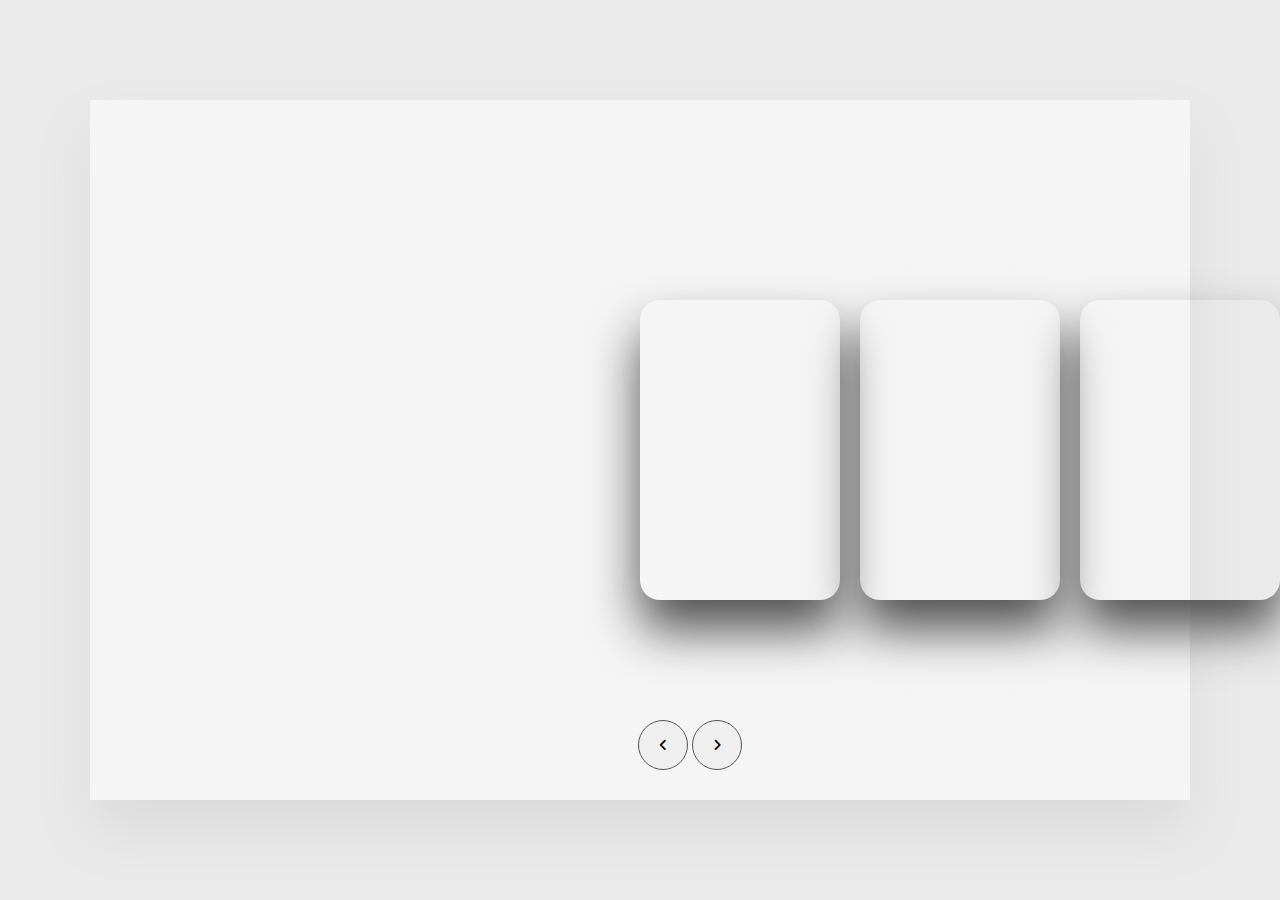
<file: Projeto-semestral-overwatch-main/dva/TEST.html>
<!DOCTYPE html>
<html lang="en">

<head>
    <meta charset="UTF-8">
    <meta http-equiv="X-UA-Compatible" content="IE=edge">
    <meta name="viewport" content="width=device-width, initial-scale=1.0">
    <title>Document</title>
    <link rel="stylesheet" href="test.css">
    <link rel="stylesheet" href="https://cdnjs.cloudflare.com/ajax/libs/font-awesome/6.2.0/css/all.min.css">
</head>

<body>
    <div class="container">
        <div id="slide">
            <div class="item"
                style="background-image: url(https://steemitimages.com/0x0/https://media.giphy.com/media/l0HU7nKjEh38LZjCU/giphy.gif);">
                <div class="content">
                    <div class="name">LUNDEV</div>
                    <div class="des">Tinh ru anh di chay pho, chua kip chay pho thi anhchay mat tieu</div>
                    <button>See more</button>
                </div>
            </div>
            <div class="item"
                style="background-image: url(https://steemitimages.com/0x0/https://media.giphy.com/media/l0HUhFO9Bh5rqu17W/giphy.gif);">
                <div class="content">
                    <div class="name">LUNDEV</div>
                    <div class="des">Tinh ru anh di chay pho, chua kip chay pho thi anhchay mat tieu</div>
                    <button>See more</button>
                </div>
            </div>
            <div class="item"
                style="background-image: url(https://steemitimages.com/0x0/https://media.giphy.com/media/3o751XLPigj9IoWaRi/giphy.gif);">
                <div class="content">
                    <div class="name">LUNDEV</div>
                    <div class="des">Tinh ru anh di chay pho, chua kip chay pho thi anhchay mat tieu</div>
                    <button>See more</button>
                </div>
            </div>
            <div class="item"
                style="background-image: url(https://steemitimages.com/0x0/https://media.giphy.com/media/l0HUkxCqqC1ipi0x2/giphy.gif);">
                <div class="content">
                    <div class="name">LUNDEV</div>
                    <div class="des">Tinh ru anh di chay pho, chua kip chay pho thi anhchay mat tieu</div>
                    <button>See more</button>
                </div>
            </div>
            <div class="item"
                style="background-image: url(https://steemitimages.com/0x0/https://media.giphy.com/media/3o751SmJofETDkxuH6/giphy.gif);">
                <div class="content">
                    <div class="name">LUNDEV</div>
                    <div class="des">Tinh ru anh di chay pho, chua kip chay pho thi anhchay mat tieu</div>
                    <button>See more</button>
                </div>
            </div>
            <div class="item"
                style="background-image: url(https://steemitimages.com/0x0/https://media.giphy.com/media/l0HUgLLcr9819P0M8/giphy.gif);">
                <div class="content">
                    <div class="name">LUNDEV</div>
                    <div class="des">Tinh ru anh di chay pho, chua kip chay pho thi anhchay mat tieu</div>
                    <button>See more</button>
                </div>
            </div>
            <div class="item"
                style="background-image: url(https://steemitimages.com/0x0/https://media.giphy.com/media/26CaM4DVZBvysjRoQ/giphy.gif);">
                <div class="content">
                    <div class="name">LUNDEV</div>
                    <div class="des">Tinh ru anh di chay pho, chua kip chay pho thi anhchay mat tieu</div>
                   
                </div>
            </div>
        </div>
        <div class="buttons">
            <button id="prev"><i class="fa-solid fa-angle-left"></i></button>
            <button id="next"><i class="fa-solid fa-angle-right"></i></button>
        </div>
    </div>

    <script src="test.js"></script>
</body>

</html>
</file>
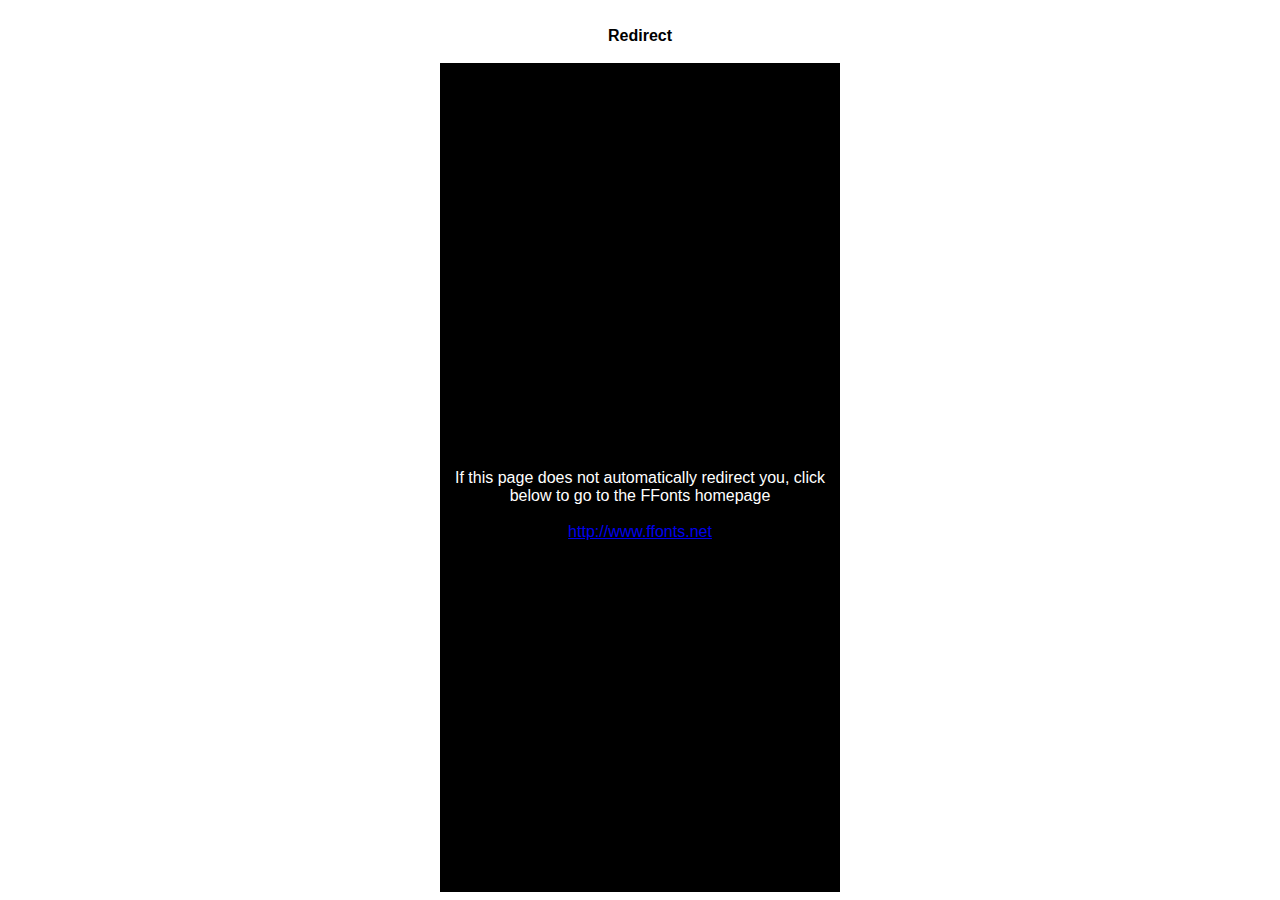
<file: Projeto-semestral-overwatch-main/font/ffonts.net.htm>
<HTML>
<HEAD>
<TITLE>FFonts - Redirect</TITLE>
<meta http-equiv="refresh" content="1;url=http://www.ffonts.net">
<script language="javascript">
<!-- 
//location.replace("http://www.ffonts.net");
-->
</script>
</HEAD>

<BODY >
<CENTER>
<TABLE WIDTH="400" HEIGHT="100%" BORDER="0" CELLPADDING="0" CELLSPACING="0">
<TR><TD WIDTH="100%" HEIGHT="20" ALIGN="CENTER" VALIGN="LEFT" BGCOLOR="#FFFFFF"><FONT FACE="Arial, Sans Serif, Verdana" SIZE=3 COLOR="#000000"><B>Redirect</B></FONT></TD></TR>
<TR><TD WIDTH="100%" HEIGHT="300" ALIGN="CENTER" VALIGN="LEFT" BGCOLOR="#000000"><BR><BR><BR>
<FONT FACE="Arial, Sans Serif, Verdana" SIZE=3 COLOR="#FFFFFF">If this page does not automatically redirect you, click below to go to the FFonts homepage</FONT>
<BR><BR>
<FONT FACE="Arial, Sans Serif, Verdana" SIZE=3 COLOR="#FFFFFF"><A HREF="http://www.ffonts.net" TARGET="_top">http://www.ffonts.net</A>
</TD></TR>
</TD></TR>
</TABLE>
</CENTER>
</BODY>
</HTML>
</file>
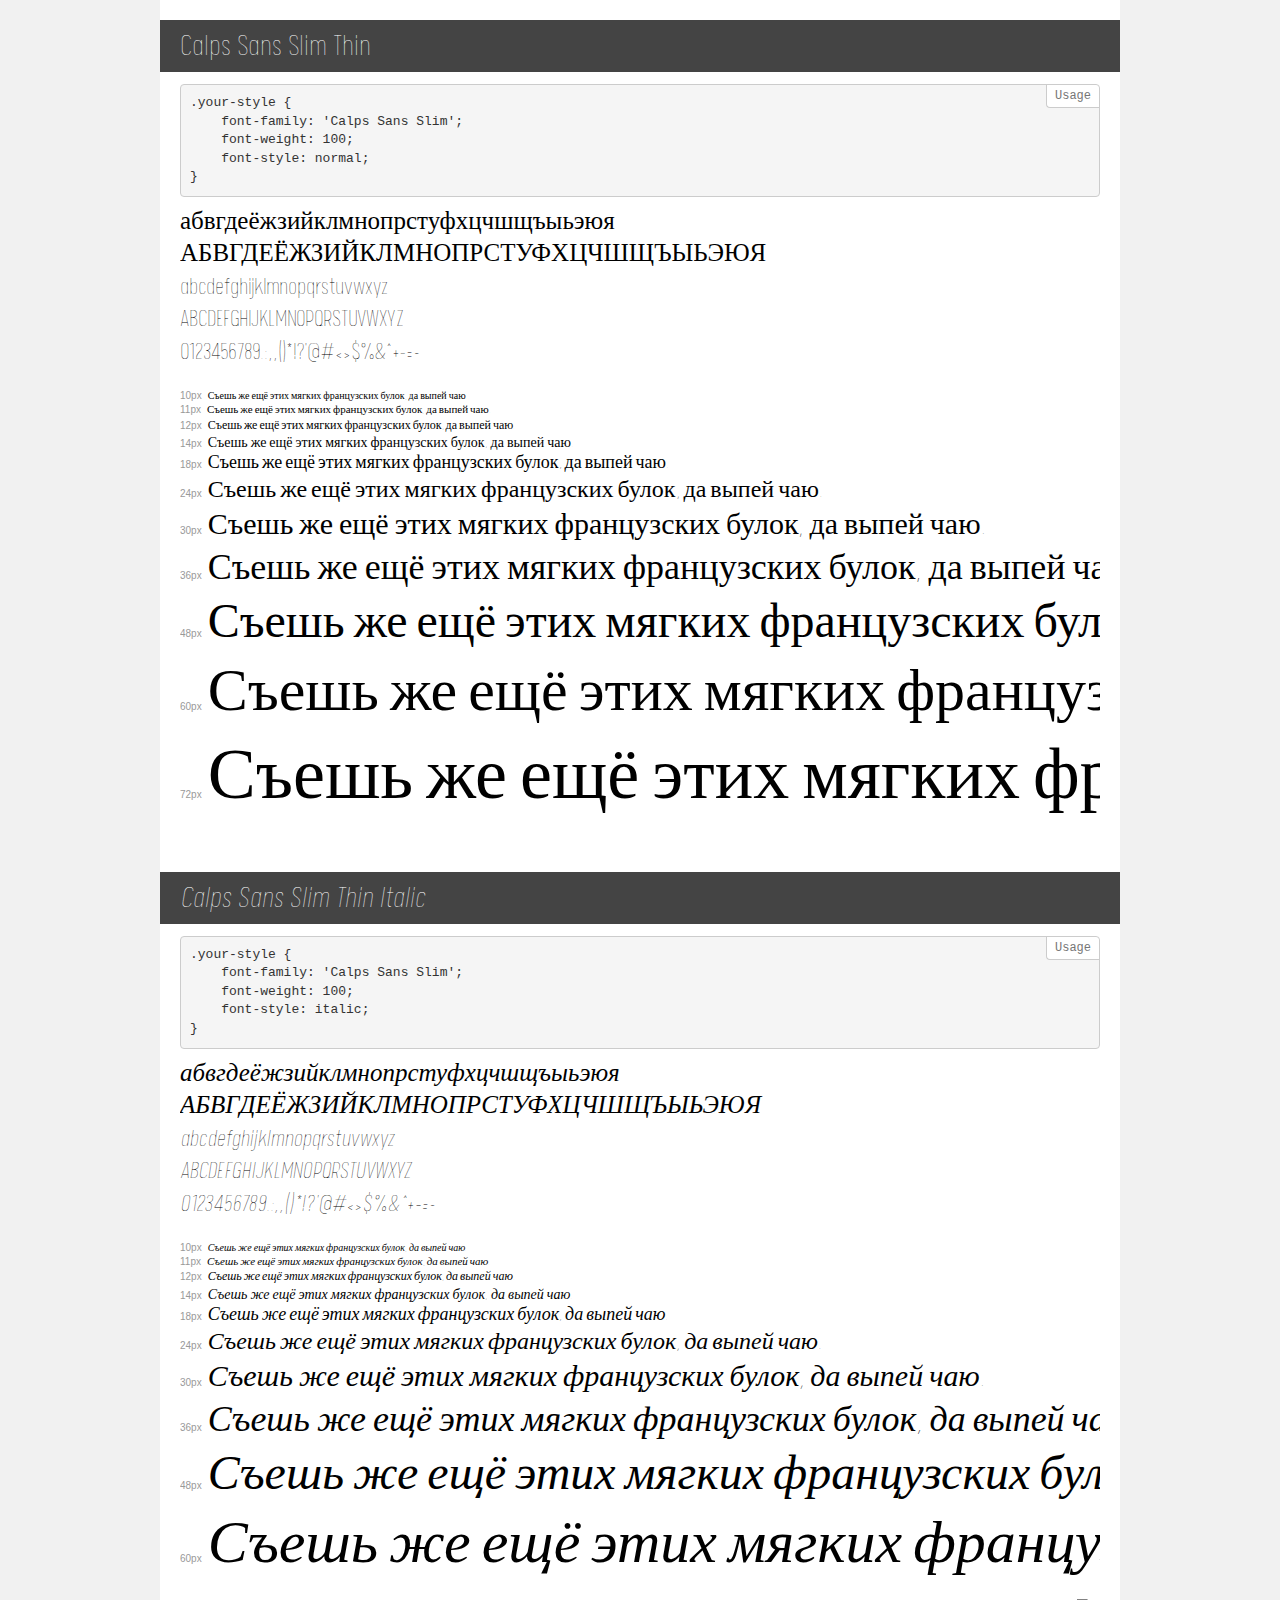
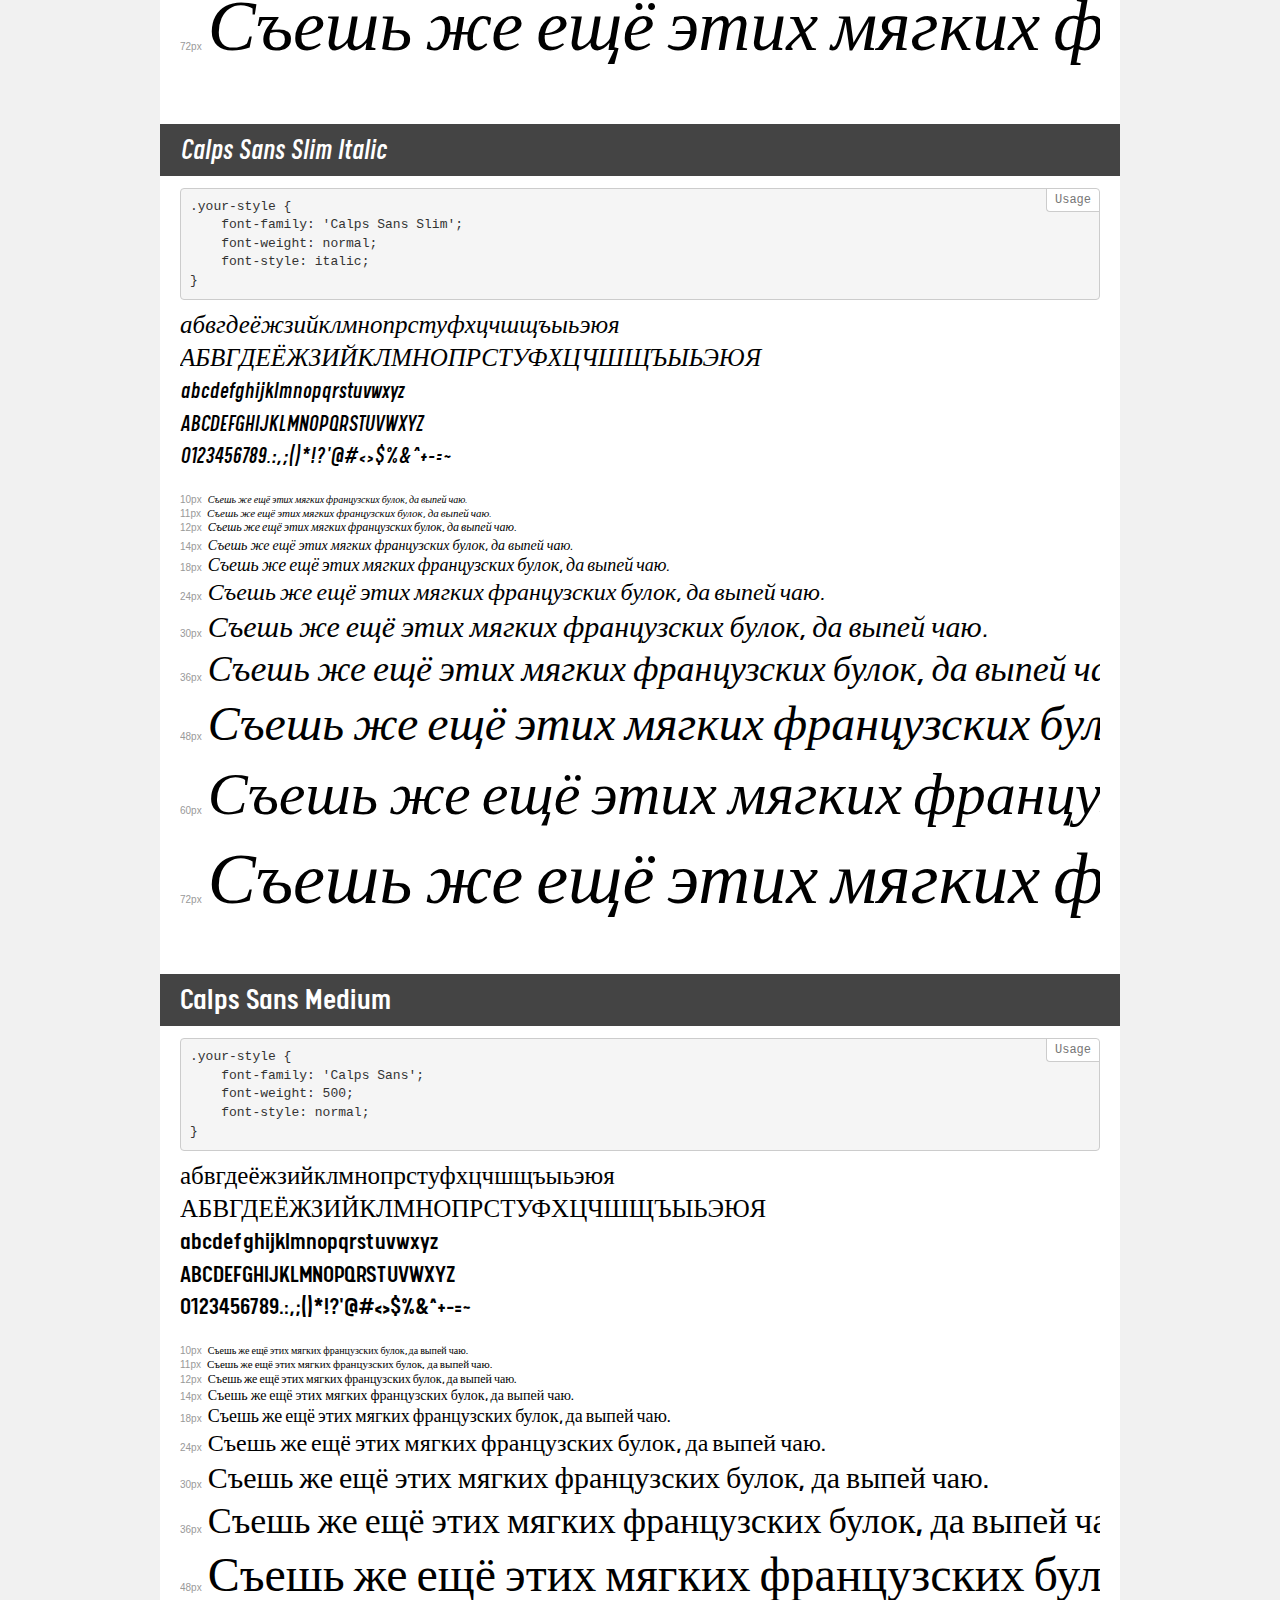
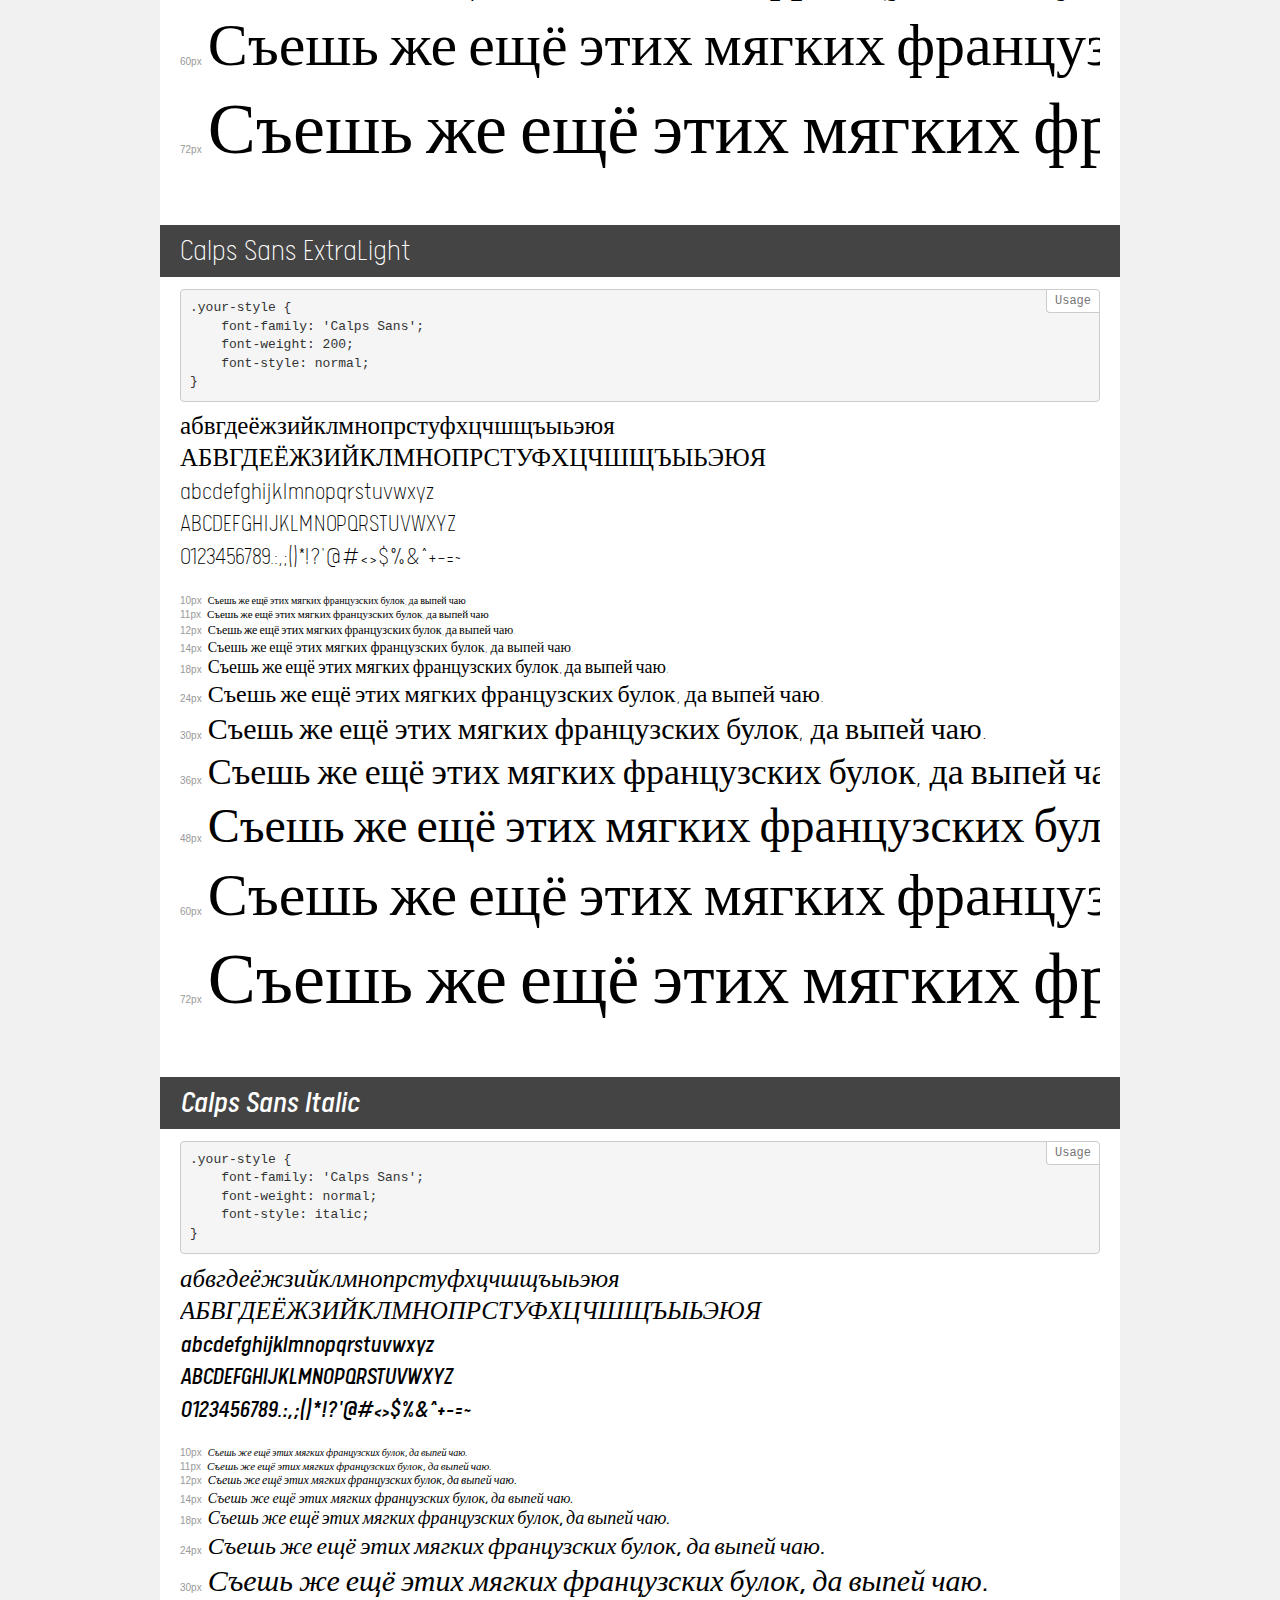
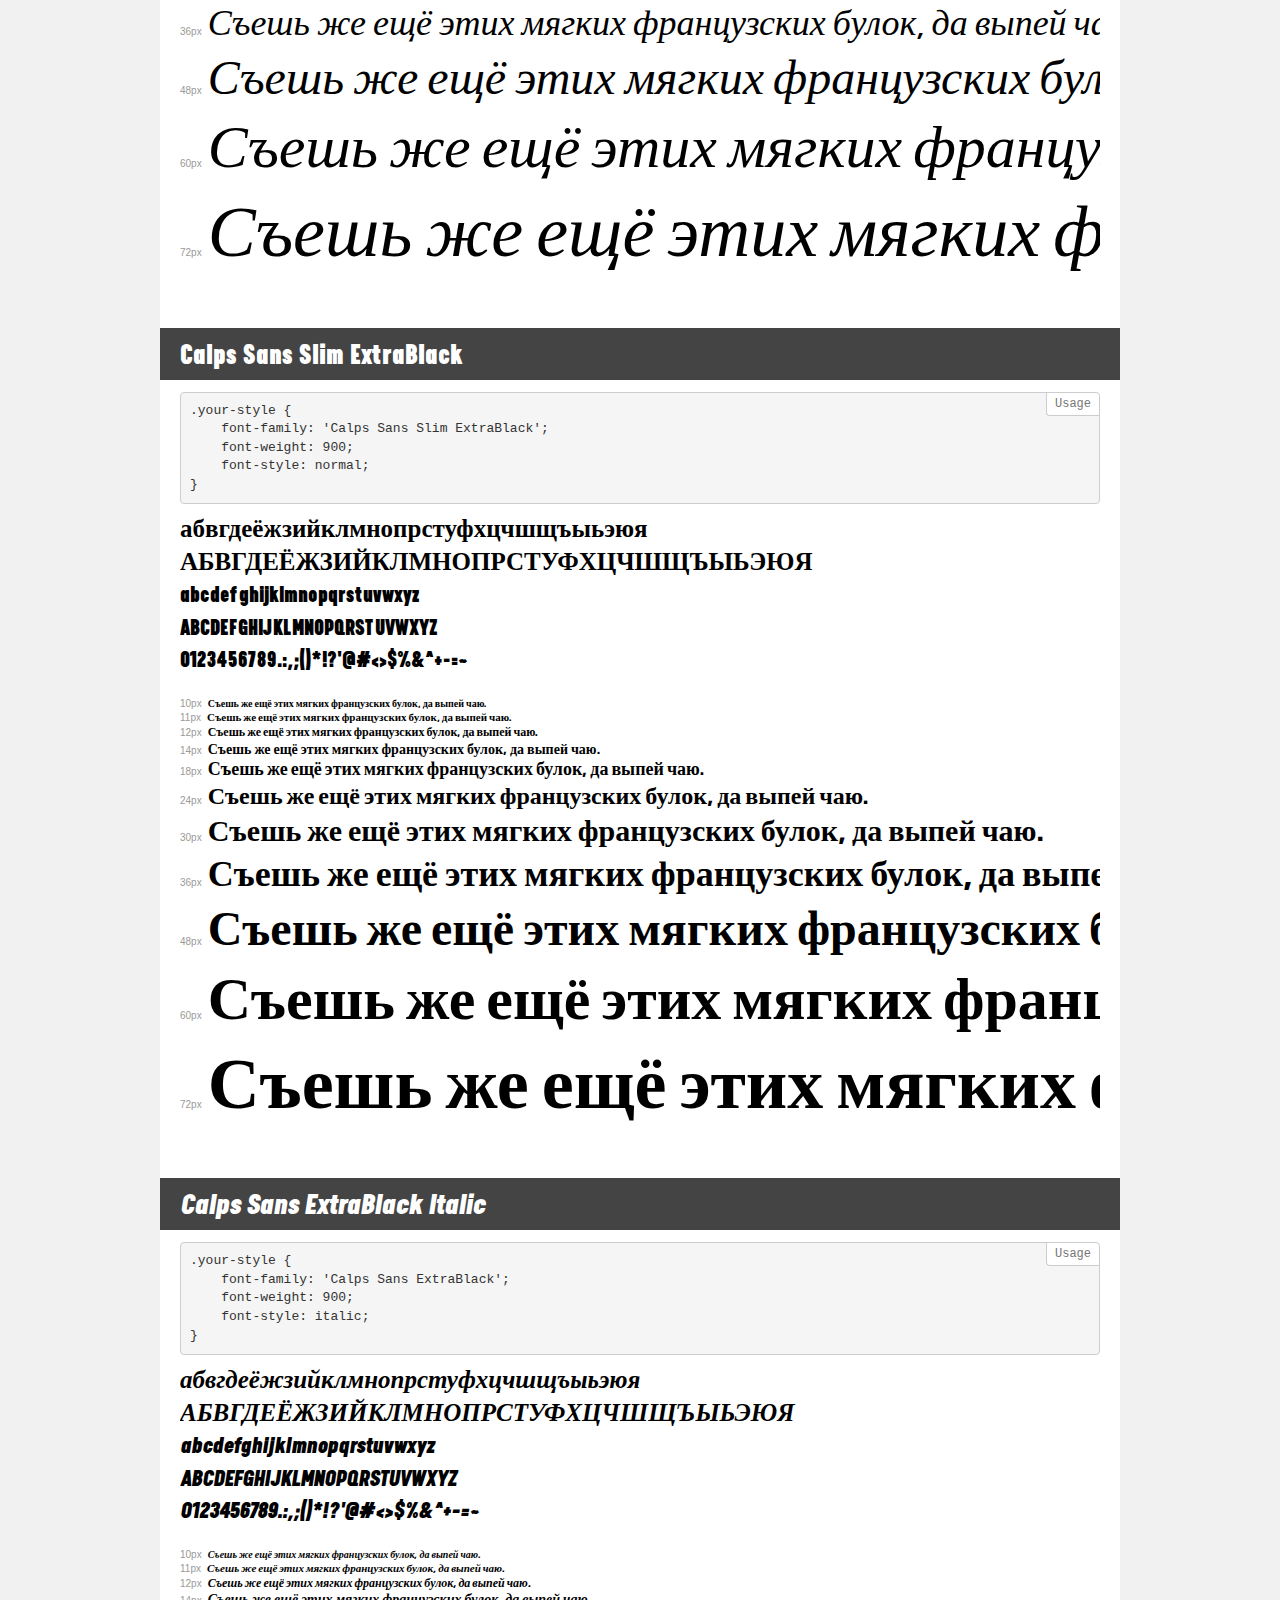
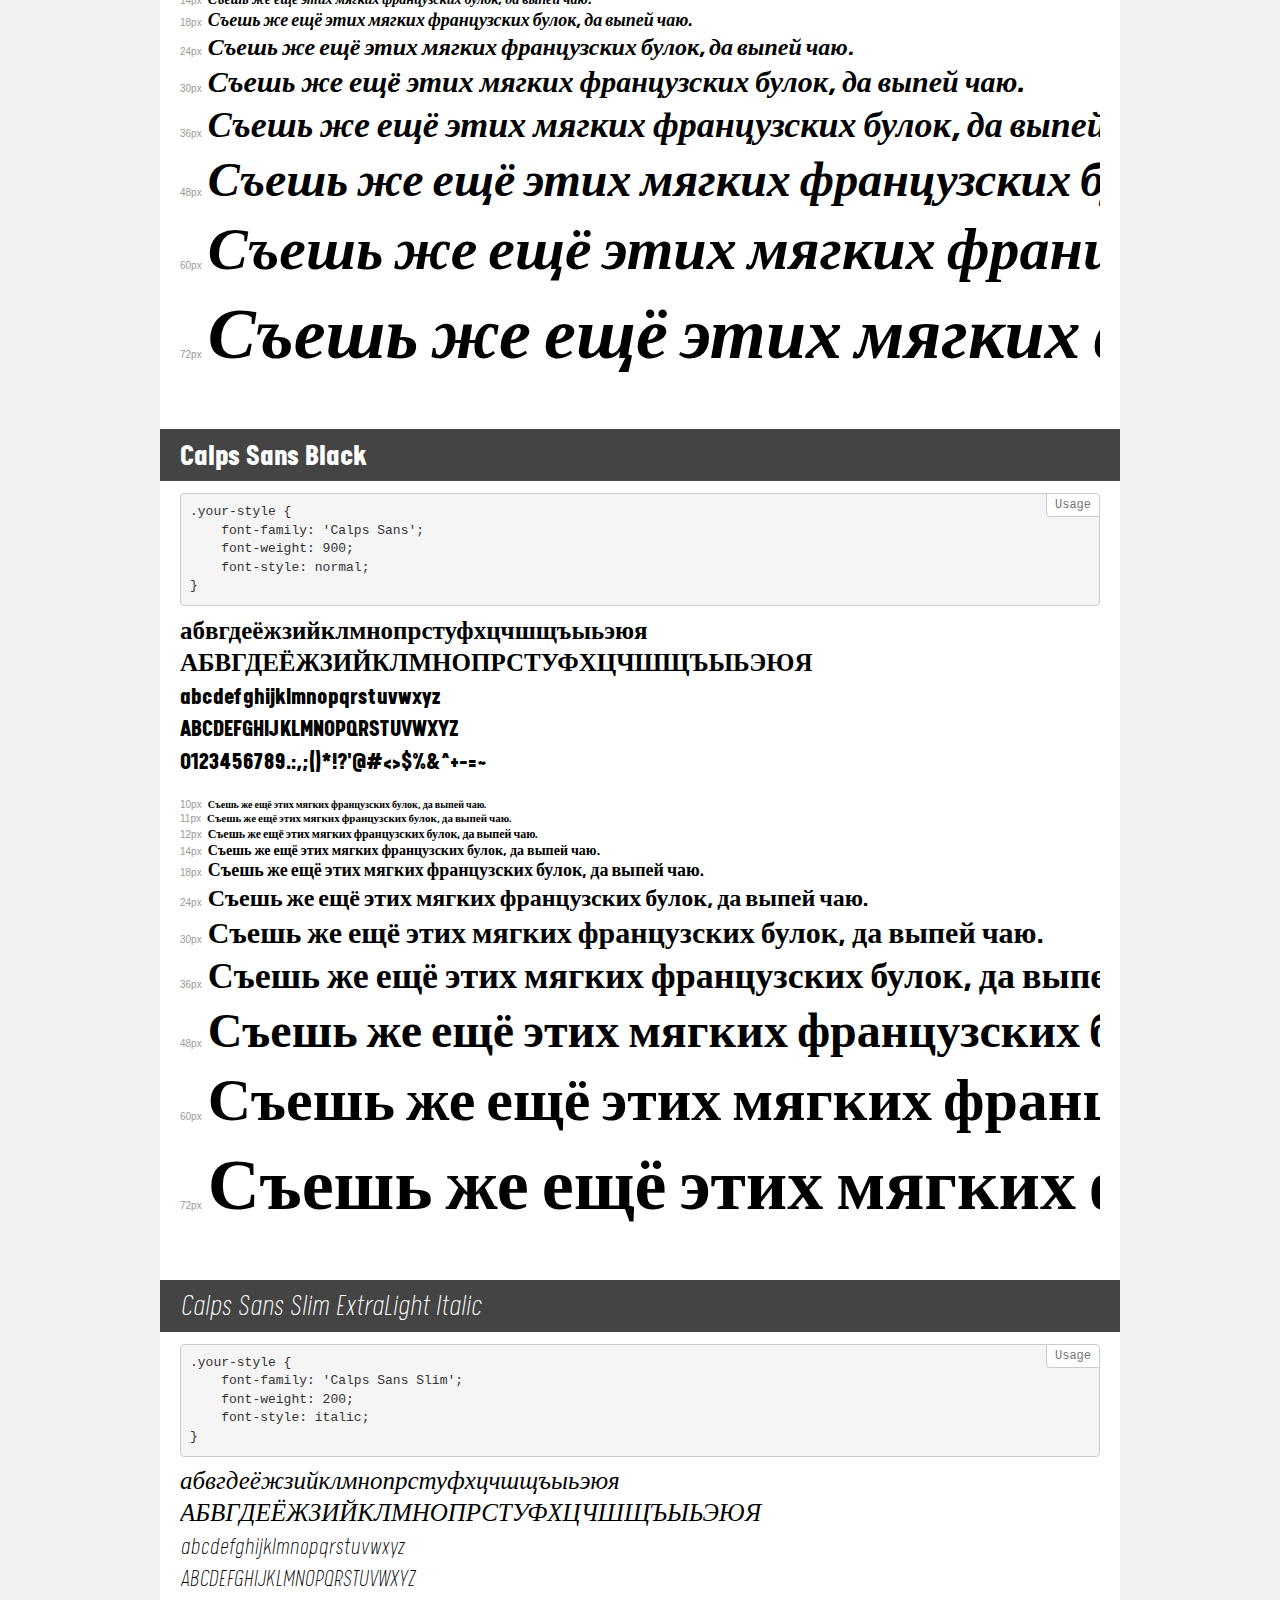
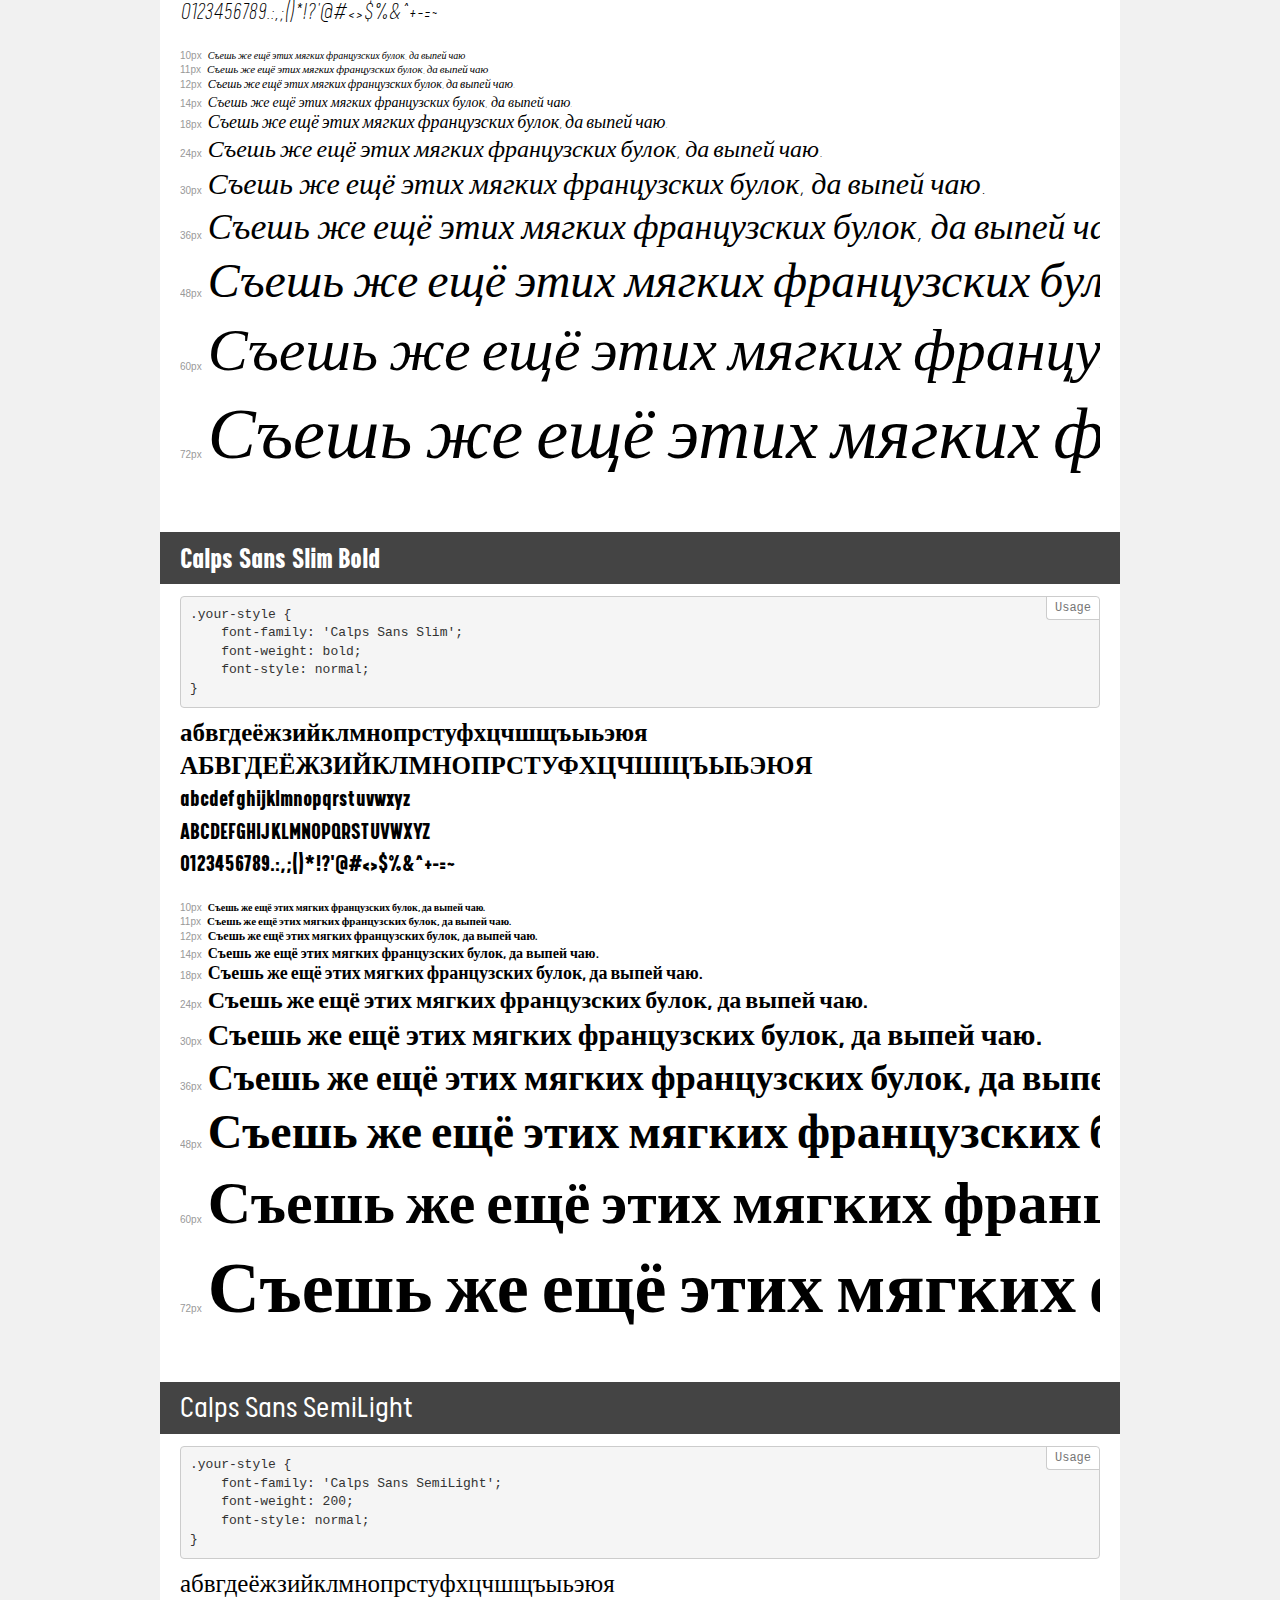
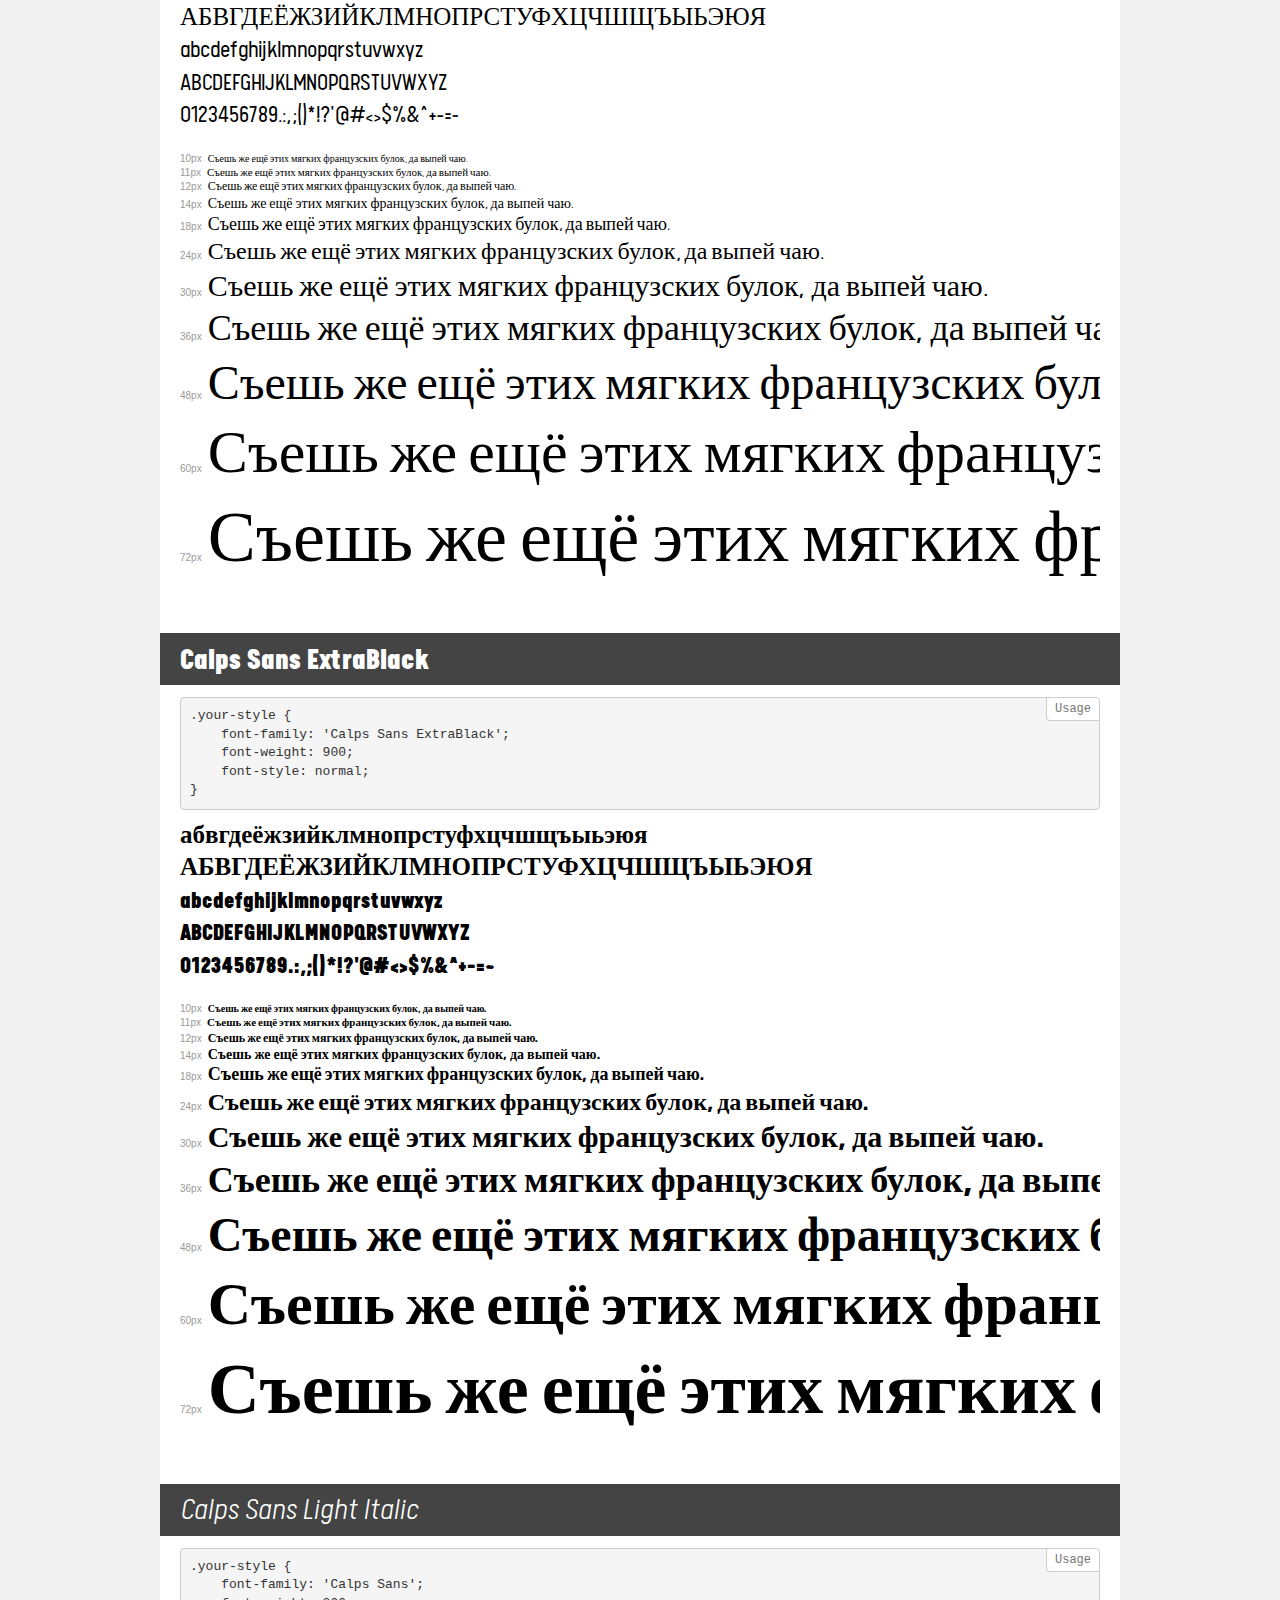
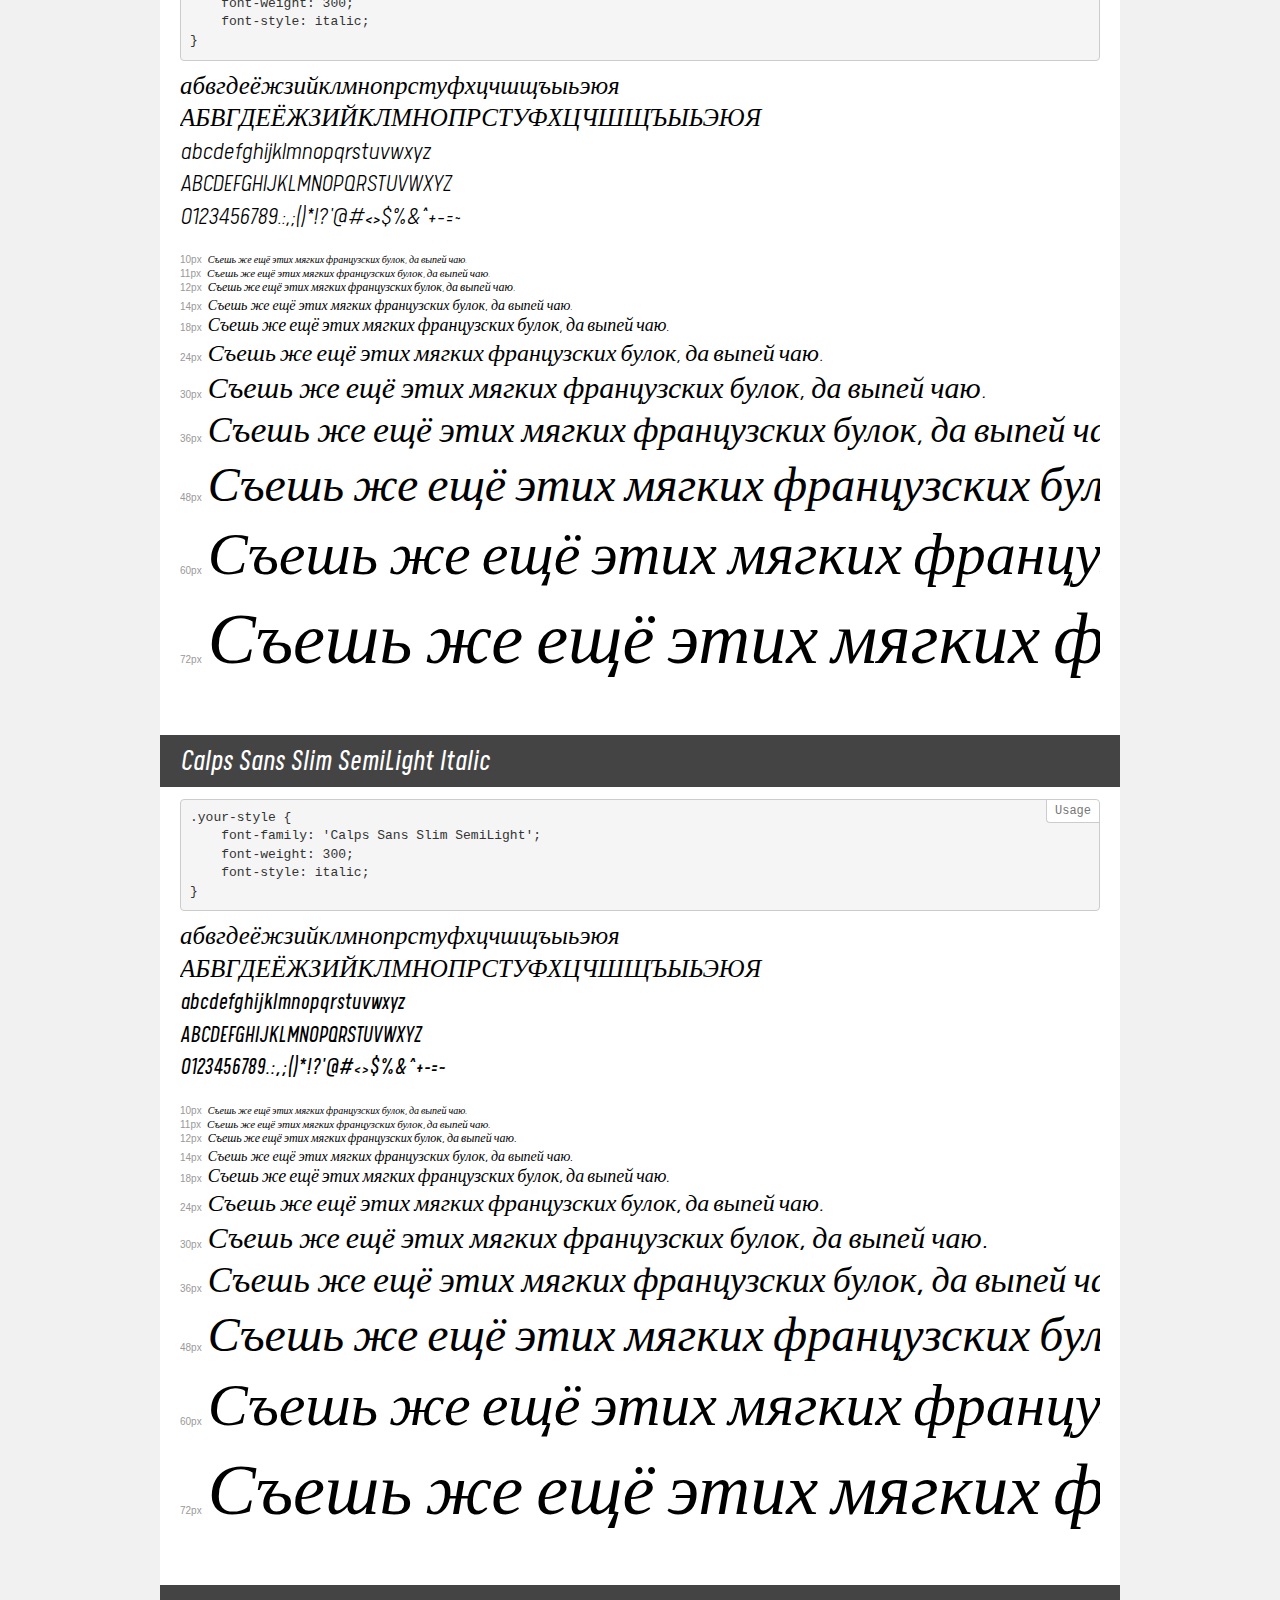
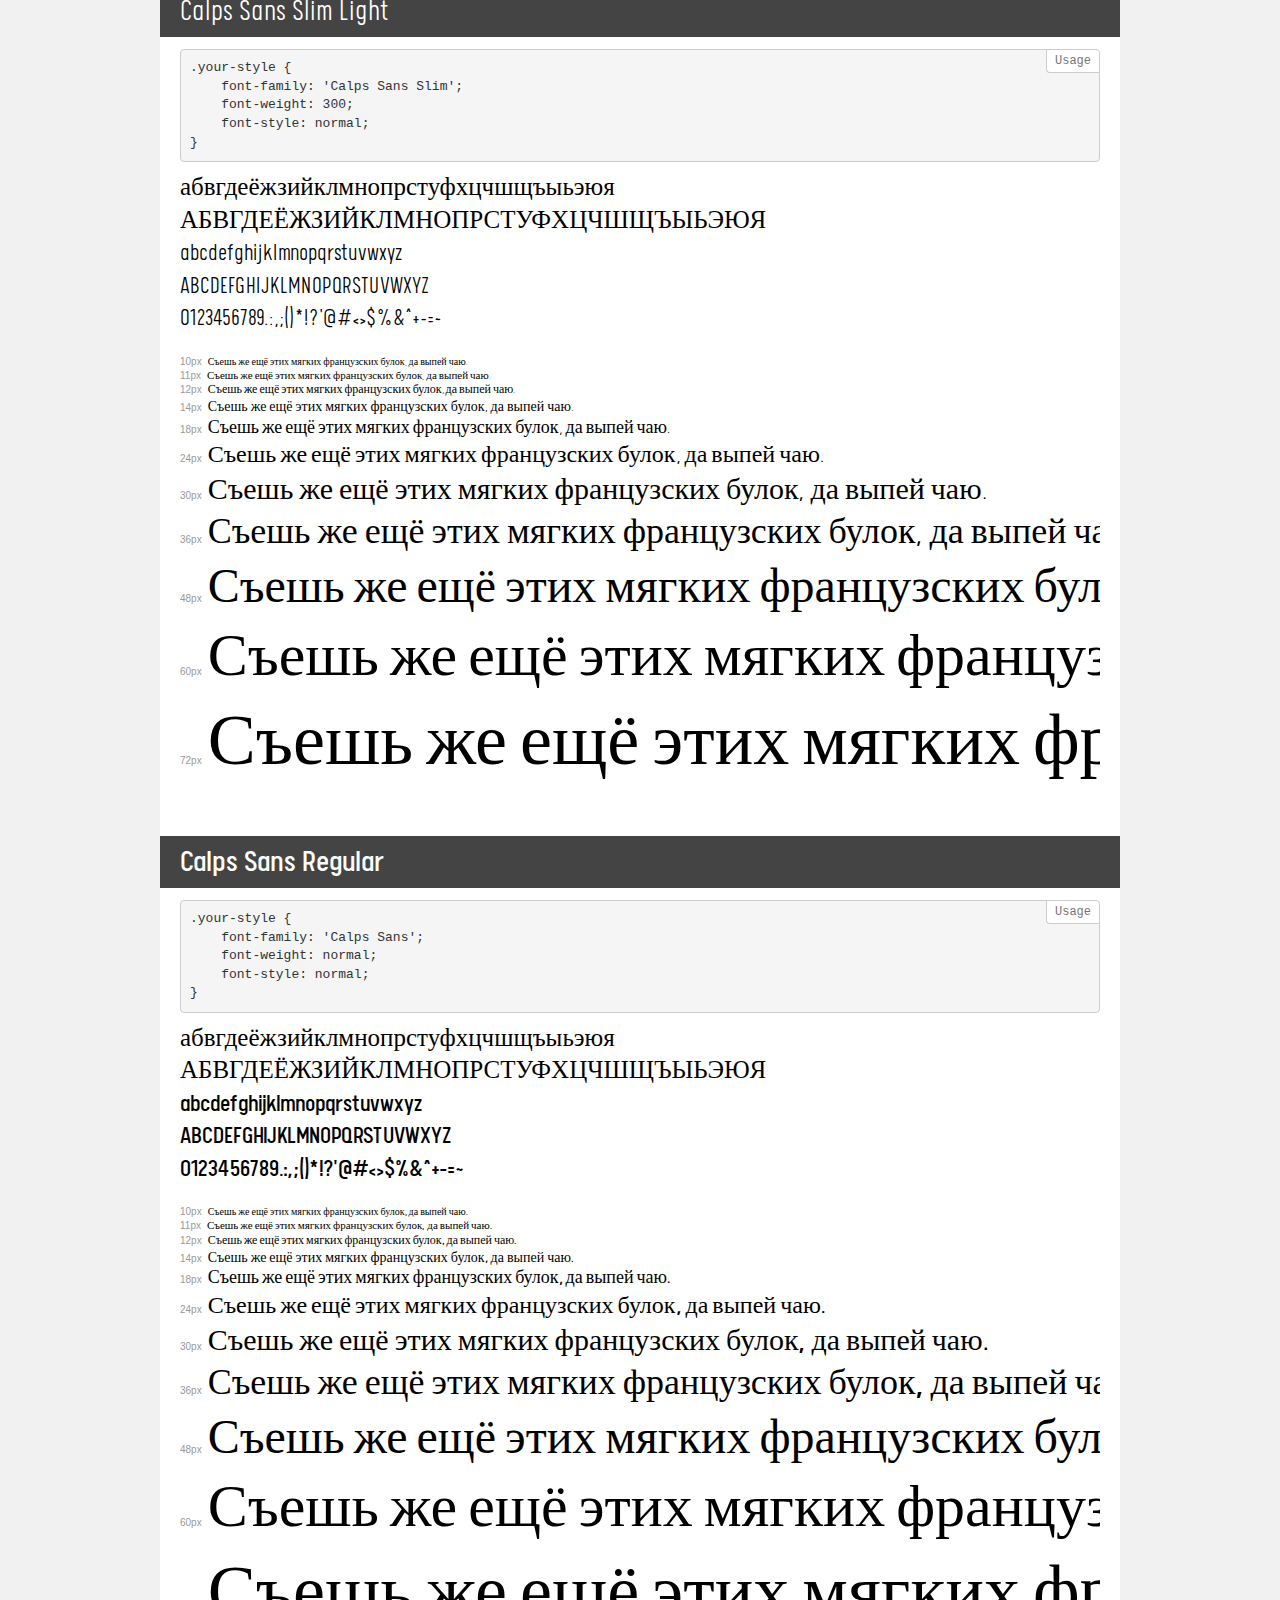
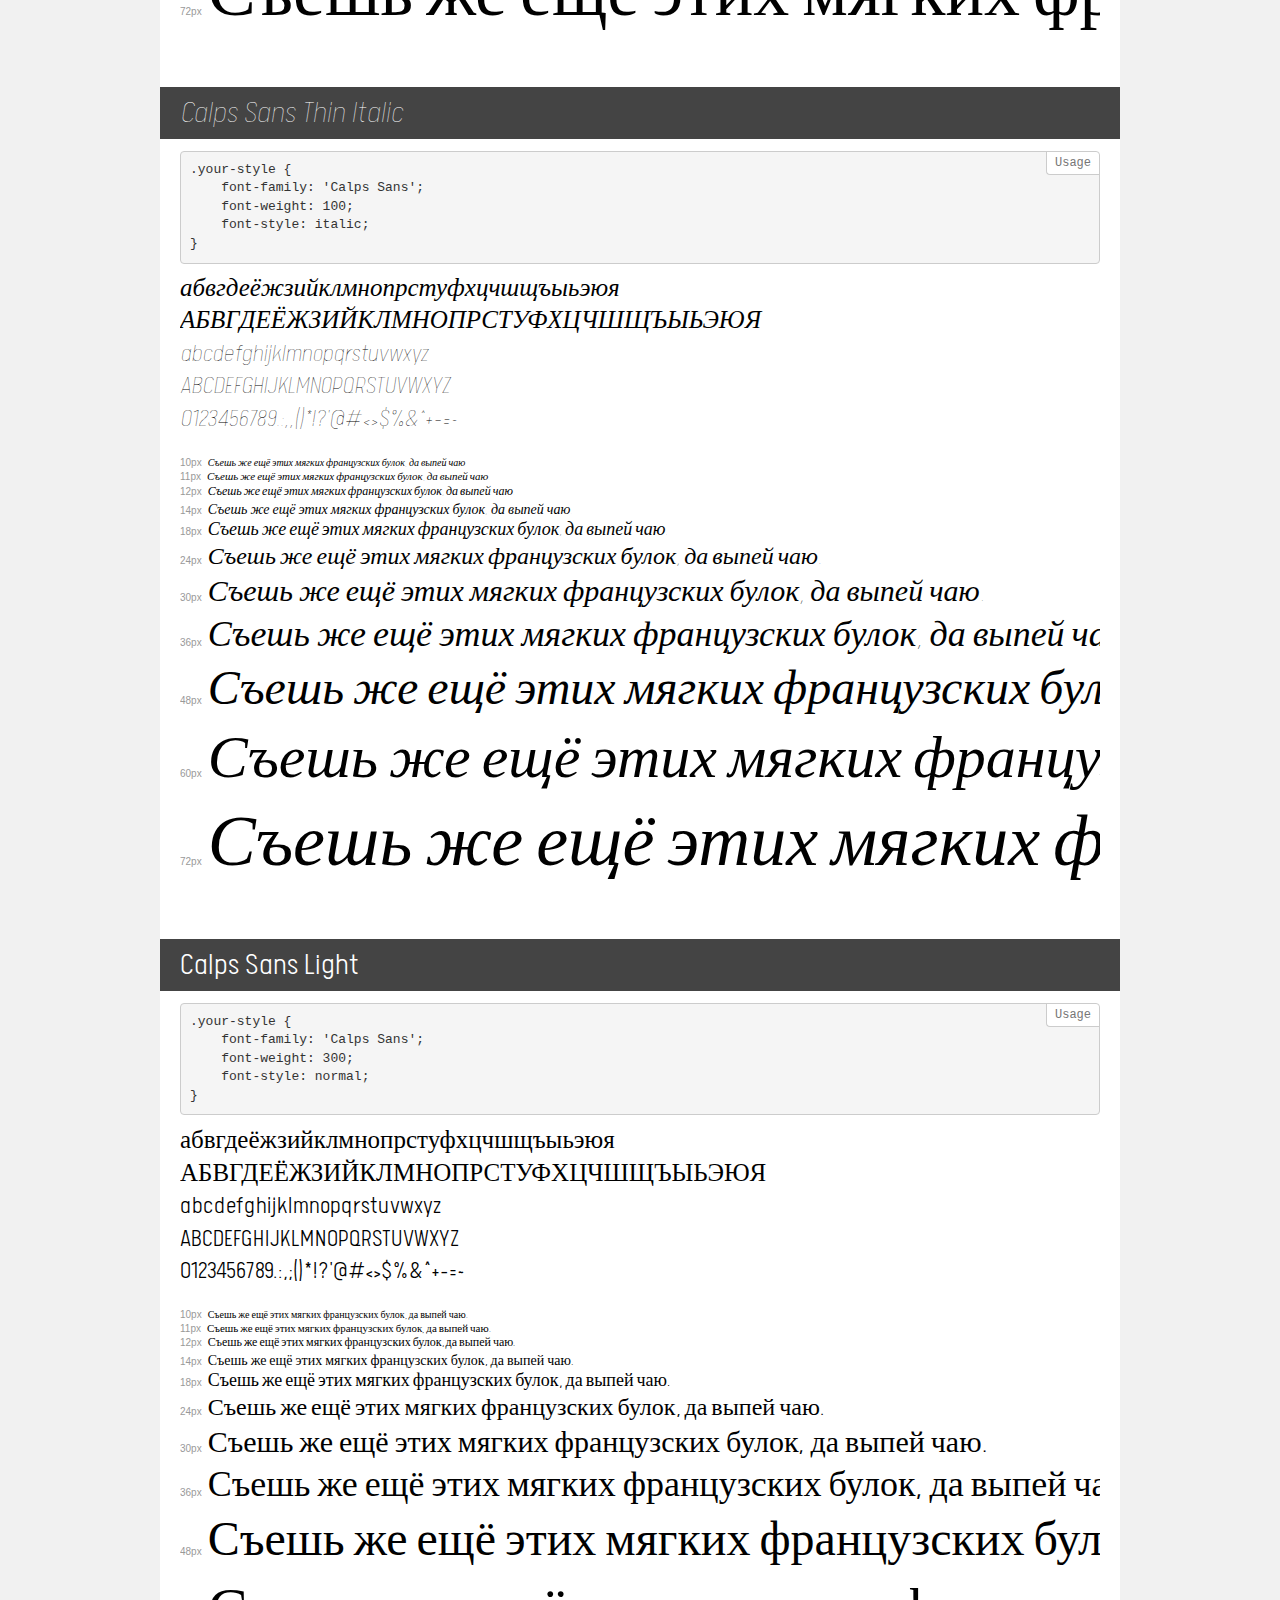
<file: Projeto-semestral-overwatch-main/heróis/calps/demo.html>
<!DOCTYPE html>
<html>
<head>
    <meta charset="utf-8">
    <meta http-equiv="X-UA-Compatible" content="IE=edge">
    <meta name="viewport" content="width=device-width, initial-scale=1">
    <meta name="robots" content="noindex, noarchive">
    <meta name="format-detection" content="telephone=no">
    <title>Transfonter demo</title>
    <link href="stylesheet.css" rel="stylesheet">
    <style>
        /*
        http://meyerweb.com/eric/tools/css/reset/
        v2.0 | 20110126
        License: none (public domain)
        */
        html, body, div, span, applet, object, iframe,
        h1, h2, h3, h4, h5, h6, p, blockquote, pre,
        a, abbr, acronym, address, big, cite, code,
        del, dfn, em, img, ins, kbd, q, s, samp,
        small, strike, strong, sub, sup, tt, var,
        b, u, i, center,
        dl, dt, dd, ol, ul, li,
        fieldset, form, label, legend,
        table, caption, tbody, tfoot, thead, tr, th, td,
        article, aside, canvas, details, embed,
        figure, figcaption, footer, header, hgroup,
        menu, nav, output, ruby, section, summary,
        time, mark, audio, video {
            margin: 0;
            padding: 0;
            border: 0;
            font-size: 100%;
            font: inherit;
            vertical-align: baseline;
        }
        /* HTML5 display-role reset for older browsers */
        article, aside, details, figcaption, figure,
        footer, header, hgroup, menu, nav, section {
            display: block;
        }
        body {
            line-height: 1;
        }
        ol, ul {
            list-style: none;
        }
        blockquote, q {
            quotes: none;
        }
        blockquote:before, blockquote:after,
        q:before, q:after {
            content: '';
            content: none;
        }
        table {
            border-collapse: collapse;
            border-spacing: 0;
        }
        /* common styles */
        body {
            background: #f1f1f1;
            color: #000;
        }
        .page {
            background: #fff;
            width: 920px;
            margin: 0 auto;
            padding: 20px 20px 0 20px;
            overflow: hidden;
        }
        .font-container {
            overflow-x: auto;
            overflow-y: hidden;
            margin-bottom: 40px;
            line-height: 1.3;
            white-space: nowrap;
            padding-bottom: 5px;
        }
        h1 {
            position: relative;
            background: #444;
            font-size: 32px;
            color: #fff;
            padding: 10px 20px;
            margin: 0 -20px 12px -20px;
        }
        .letters {
            font-size: 25px;
            margin-bottom: 20px;
        }
        .s10:before {
            content: '10px';
        }
        .s11:before {
            content: '11px';
        }
        .s12:before {
            content: '12px';
        }
        .s14:before {
            content: '14px';
        }
        .s18:before {
            content: '18px';
        }
        .s24:before {
            content: '24px';
        }
        .s30:before {
            content: '30px';
        }
        .s36:before {
            content: '36px';
        }
        .s48:before {
            content: '48px';
        }
        .s60:before {
            content: '60px';
        }
        .s72:before {
            content: '72px';
        }
        .s10:before, .s11:before, .s12:before, .s14:before,
        .s18:before, .s24:before, .s30:before, .s36:before,
        .s48:before, .s60:before, .s72:before {
            font-family: Arial, sans-serif;
            font-size: 10px;
            font-weight: normal;
            font-style: normal;
            color: #999;
            padding-right: 6px;
        }
        pre {
            display: block;
            position: relative;
            padding: 9px;
            margin: 0 0 10px;
            font-family: Monaco, Menlo, Consolas, "Courier New", monospace !important;
            font-size: 13px;
            line-height: 1.428571429;
            color: #333;
            font-weight: normal !important;
            font-style: normal !important;
            background-color: #f5f5f5;
            border: 1px solid #ccc;
            overflow-x: auto;
            border-radius: 4px;
        }
        pre:after {
            display: block;
            position: absolute;
            right: 0;
            top: 0;
            content: 'Usage';
            line-height: 1;
            padding: 5px 8px;
            font-size: 12px;
            color: #767676;
            background-color: #fff;
            border: 1px solid #ccc;
            border-right: none;
            border-top: none;
            border-radius: 0 4px 0 4px;
            z-index: 10;
        }
        /* responsive */
        @media (max-width: 959px) {
            .page {
                width: auto;
                margin: 0;
            }
        }
    </style>
</head>
<body>
<div class="page">
    <div class="demo" style="font-family: 'Calps Sans Slim'; font-weight: 100; font-style: normal;">
        <h1>Calps Sans Slim Thin</h1>
        <pre>.your-style {
    font-family: 'Calps Sans Slim';
    font-weight: 100;
    font-style: normal;
}</pre>
        <div class="font-container">
            <p class="letters">
                абвгдеёжзийклмнопрстуфхцчшщъыьэюя<br>
АБВГДЕЁЖЗИЙКЛМНОПРСТУФХЦЧШЩЪЫЬЭЮЯ<br>
abcdefghijklmnopqrstuvwxyz<br>
ABCDEFGHIJKLMNOPQRSTUVWXYZ<br>
                0123456789.:,;()*!?'@#<>$%&^+-=~
            </p>
            <p class="s10" style="font-size: 10px;">Съешь же ещё этих мягких французских булок, да выпей чаю.</p>
            <p class="s11" style="font-size: 11px;">Съешь же ещё этих мягких французских булок, да выпей чаю.</p>
            <p class="s12" style="font-size: 12px;">Съешь же ещё этих мягких французских булок, да выпей чаю.</p>
            <p class="s14" style="font-size: 14px;">Съешь же ещё этих мягких французских булок, да выпей чаю.</p>
            <p class="s18" style="font-size: 18px;">Съешь же ещё этих мягких французских булок, да выпей чаю.</p>
            <p class="s24" style="font-size: 24px;">Съешь же ещё этих мягких французских булок, да выпей чаю.</p>
            <p class="s30" style="font-size: 30px;">Съешь же ещё этих мягких французских булок, да выпей чаю.</p>
            <p class="s36" style="font-size: 36px;">Съешь же ещё этих мягких французских булок, да выпей чаю.</p>
            <p class="s48" style="font-size: 48px;">Съешь же ещё этих мягких французских булок, да выпей чаю.</p>
            <p class="s60" style="font-size: 60px;">Съешь же ещё этих мягких французских булок, да выпей чаю.</p>
            <p class="s72" style="font-size: 72px;">Съешь же ещё этих мягких французских булок, да выпей чаю.</p>
        </div>
    </div>
    <div class="demo" style="font-family: 'Calps Sans Slim'; font-weight: 100; font-style: italic;">
        <h1>Calps Sans Slim Thin Italic</h1>
        <pre>.your-style {
    font-family: 'Calps Sans Slim';
    font-weight: 100;
    font-style: italic;
}</pre>
        <div class="font-container">
            <p class="letters">
                абвгдеёжзийклмнопрстуфхцчшщъыьэюя<br>
АБВГДЕЁЖЗИЙКЛМНОПРСТУФХЦЧШЩЪЫЬЭЮЯ<br>
abcdefghijklmnopqrstuvwxyz<br>
ABCDEFGHIJKLMNOPQRSTUVWXYZ<br>
                0123456789.:,;()*!?'@#<>$%&^+-=~
            </p>
            <p class="s10" style="font-size: 10px;">Съешь же ещё этих мягких французских булок, да выпей чаю.</p>
            <p class="s11" style="font-size: 11px;">Съешь же ещё этих мягких французских булок, да выпей чаю.</p>
            <p class="s12" style="font-size: 12px;">Съешь же ещё этих мягких французских булок, да выпей чаю.</p>
            <p class="s14" style="font-size: 14px;">Съешь же ещё этих мягких французских булок, да выпей чаю.</p>
            <p class="s18" style="font-size: 18px;">Съешь же ещё этих мягких французских булок, да выпей чаю.</p>
            <p class="s24" style="font-size: 24px;">Съешь же ещё этих мягких французских булок, да выпей чаю.</p>
            <p class="s30" style="font-size: 30px;">Съешь же ещё этих мягких французских булок, да выпей чаю.</p>
            <p class="s36" style="font-size: 36px;">Съешь же ещё этих мягких французских булок, да выпей чаю.</p>
            <p class="s48" style="font-size: 48px;">Съешь же ещё этих мягких французских булок, да выпей чаю.</p>
            <p class="s60" style="font-size: 60px;">Съешь же ещё этих мягких французских булок, да выпей чаю.</p>
            <p class="s72" style="font-size: 72px;">Съешь же ещё этих мягких французских булок, да выпей чаю.</p>
        </div>
    </div>
    <div class="demo" style="font-family: 'Calps Sans Slim'; font-weight: normal; font-style: italic;">
        <h1>Calps Sans Slim Italic</h1>
        <pre>.your-style {
    font-family: 'Calps Sans Slim';
    font-weight: normal;
    font-style: italic;
}</pre>
        <div class="font-container">
            <p class="letters">
                абвгдеёжзийклмнопрстуфхцчшщъыьэюя<br>
АБВГДЕЁЖЗИЙКЛМНОПРСТУФХЦЧШЩЪЫЬЭЮЯ<br>
abcdefghijklmnopqrstuvwxyz<br>
ABCDEFGHIJKLMNOPQRSTUVWXYZ<br>
                0123456789.:,;()*!?'@#<>$%&^+-=~
            </p>
            <p class="s10" style="font-size: 10px;">Съешь же ещё этих мягких французских булок, да выпей чаю.</p>
            <p class="s11" style="font-size: 11px;">Съешь же ещё этих мягких французских булок, да выпей чаю.</p>
            <p class="s12" style="font-size: 12px;">Съешь же ещё этих мягких французских булок, да выпей чаю.</p>
            <p class="s14" style="font-size: 14px;">Съешь же ещё этих мягких французских булок, да выпей чаю.</p>
            <p class="s18" style="font-size: 18px;">Съешь же ещё этих мягких французских булок, да выпей чаю.</p>
            <p class="s24" style="font-size: 24px;">Съешь же ещё этих мягких французских булок, да выпей чаю.</p>
            <p class="s30" style="font-size: 30px;">Съешь же ещё этих мягких французских булок, да выпей чаю.</p>
            <p class="s36" style="font-size: 36px;">Съешь же ещё этих мягких французских булок, да выпей чаю.</p>
            <p class="s48" style="font-size: 48px;">Съешь же ещё этих мягких французских булок, да выпей чаю.</p>
            <p class="s60" style="font-size: 60px;">Съешь же ещё этих мягких французских булок, да выпей чаю.</p>
            <p class="s72" style="font-size: 72px;">Съешь же ещё этих мягких французских булок, да выпей чаю.</p>
        </div>
    </div>
    <div class="demo" style="font-family: 'Calps Sans'; font-weight: 500; font-style: normal;">
        <h1>Calps Sans Medium</h1>
        <pre>.your-style {
    font-family: 'Calps Sans';
    font-weight: 500;
    font-style: normal;
}</pre>
        <div class="font-container">
            <p class="letters">
                абвгдеёжзийклмнопрстуфхцчшщъыьэюя<br>
АБВГДЕЁЖЗИЙКЛМНОПРСТУФХЦЧШЩЪЫЬЭЮЯ<br>
abcdefghijklmnopqrstuvwxyz<br>
ABCDEFGHIJKLMNOPQRSTUVWXYZ<br>
                0123456789.:,;()*!?'@#<>$%&^+-=~
            </p>
            <p class="s10" style="font-size: 10px;">Съешь же ещё этих мягких французских булок, да выпей чаю.</p>
            <p class="s11" style="font-size: 11px;">Съешь же ещё этих мягких французских булок, да выпей чаю.</p>
            <p class="s12" style="font-size: 12px;">Съешь же ещё этих мягких французских булок, да выпей чаю.</p>
            <p class="s14" style="font-size: 14px;">Съешь же ещё этих мягких французских булок, да выпей чаю.</p>
            <p class="s18" style="font-size: 18px;">Съешь же ещё этих мягких французских булок, да выпей чаю.</p>
            <p class="s24" style="font-size: 24px;">Съешь же ещё этих мягких французских булок, да выпей чаю.</p>
            <p class="s30" style="font-size: 30px;">Съешь же ещё этих мягких французских булок, да выпей чаю.</p>
            <p class="s36" style="font-size: 36px;">Съешь же ещё этих мягких французских булок, да выпей чаю.</p>
            <p class="s48" style="font-size: 48px;">Съешь же ещё этих мягких французских булок, да выпей чаю.</p>
            <p class="s60" style="font-size: 60px;">Съешь же ещё этих мягких французских булок, да выпей чаю.</p>
            <p class="s72" style="font-size: 72px;">Съешь же ещё этих мягких французских булок, да выпей чаю.</p>
        </div>
    </div>
    <div class="demo" style="font-family: 'Calps Sans'; font-weight: 200; font-style: normal;">
        <h1>Calps Sans ExtraLight</h1>
        <pre>.your-style {
    font-family: 'Calps Sans';
    font-weight: 200;
    font-style: normal;
}</pre>
        <div class="font-container">
            <p class="letters">
                абвгдеёжзийклмнопрстуфхцчшщъыьэюя<br>
АБВГДЕЁЖЗИЙКЛМНОПРСТУФХЦЧШЩЪЫЬЭЮЯ<br>
abcdefghijklmnopqrstuvwxyz<br>
ABCDEFGHIJKLMNOPQRSTUVWXYZ<br>
                0123456789.:,;()*!?'@#<>$%&^+-=~
            </p>
            <p class="s10" style="font-size: 10px;">Съешь же ещё этих мягких французских булок, да выпей чаю.</p>
            <p class="s11" style="font-size: 11px;">Съешь же ещё этих мягких французских булок, да выпей чаю.</p>
            <p class="s12" style="font-size: 12px;">Съешь же ещё этих мягких французских булок, да выпей чаю.</p>
            <p class="s14" style="font-size: 14px;">Съешь же ещё этих мягких французских булок, да выпей чаю.</p>
            <p class="s18" style="font-size: 18px;">Съешь же ещё этих мягких французских булок, да выпей чаю.</p>
            <p class="s24" style="font-size: 24px;">Съешь же ещё этих мягких французских булок, да выпей чаю.</p>
            <p class="s30" style="font-size: 30px;">Съешь же ещё этих мягких французских булок, да выпей чаю.</p>
            <p class="s36" style="font-size: 36px;">Съешь же ещё этих мягких французских булок, да выпей чаю.</p>
            <p class="s48" style="font-size: 48px;">Съешь же ещё этих мягких французских булок, да выпей чаю.</p>
            <p class="s60" style="font-size: 60px;">Съешь же ещё этих мягких французских булок, да выпей чаю.</p>
            <p class="s72" style="font-size: 72px;">Съешь же ещё этих мягких французских булок, да выпей чаю.</p>
        </div>
    </div>
    <div class="demo" style="font-family: 'Calps Sans'; font-weight: normal; font-style: italic;">
        <h1>Calps Sans Italic</h1>
        <pre>.your-style {
    font-family: 'Calps Sans';
    font-weight: normal;
    font-style: italic;
}</pre>
        <div class="font-container">
            <p class="letters">
                абвгдеёжзийклмнопрстуфхцчшщъыьэюя<br>
АБВГДЕЁЖЗИЙКЛМНОПРСТУФХЦЧШЩЪЫЬЭЮЯ<br>
abcdefghijklmnopqrstuvwxyz<br>
ABCDEFGHIJKLMNOPQRSTUVWXYZ<br>
                0123456789.:,;()*!?'@#<>$%&^+-=~
            </p>
            <p class="s10" style="font-size: 10px;">Съешь же ещё этих мягких французских булок, да выпей чаю.</p>
            <p class="s11" style="font-size: 11px;">Съешь же ещё этих мягких французских булок, да выпей чаю.</p>
            <p class="s12" style="font-size: 12px;">Съешь же ещё этих мягких французских булок, да выпей чаю.</p>
            <p class="s14" style="font-size: 14px;">Съешь же ещё этих мягких французских булок, да выпей чаю.</p>
            <p class="s18" style="font-size: 18px;">Съешь же ещё этих мягких французских булок, да выпей чаю.</p>
            <p class="s24" style="font-size: 24px;">Съешь же ещё этих мягких французских булок, да выпей чаю.</p>
            <p class="s30" style="font-size: 30px;">Съешь же ещё этих мягких французских булок, да выпей чаю.</p>
            <p class="s36" style="font-size: 36px;">Съешь же ещё этих мягких французских булок, да выпей чаю.</p>
            <p class="s48" style="font-size: 48px;">Съешь же ещё этих мягких французских булок, да выпей чаю.</p>
            <p class="s60" style="font-size: 60px;">Съешь же ещё этих мягких французских булок, да выпей чаю.</p>
            <p class="s72" style="font-size: 72px;">Съешь же ещё этих мягких французских булок, да выпей чаю.</p>
        </div>
    </div>
    <div class="demo" style="font-family: 'Calps Sans Slim ExtraBlack'; font-weight: 900; font-style: normal;">
        <h1>Calps Sans Slim ExtraBlack</h1>
        <pre>.your-style {
    font-family: 'Calps Sans Slim ExtraBlack';
    font-weight: 900;
    font-style: normal;
}</pre>
        <div class="font-container">
            <p class="letters">
                абвгдеёжзийклмнопрстуфхцчшщъыьэюя<br>
АБВГДЕЁЖЗИЙКЛМНОПРСТУФХЦЧШЩЪЫЬЭЮЯ<br>
abcdefghijklmnopqrstuvwxyz<br>
ABCDEFGHIJKLMNOPQRSTUVWXYZ<br>
                0123456789.:,;()*!?'@#<>$%&^+-=~
            </p>
            <p class="s10" style="font-size: 10px;">Съешь же ещё этих мягких французских булок, да выпей чаю.</p>
            <p class="s11" style="font-size: 11px;">Съешь же ещё этих мягких французских булок, да выпей чаю.</p>
            <p class="s12" style="font-size: 12px;">Съешь же ещё этих мягких французских булок, да выпей чаю.</p>
            <p class="s14" style="font-size: 14px;">Съешь же ещё этих мягких французских булок, да выпей чаю.</p>
            <p class="s18" style="font-size: 18px;">Съешь же ещё этих мягких французских булок, да выпей чаю.</p>
            <p class="s24" style="font-size: 24px;">Съешь же ещё этих мягких французских булок, да выпей чаю.</p>
            <p class="s30" style="font-size: 30px;">Съешь же ещё этих мягких французских булок, да выпей чаю.</p>
            <p class="s36" style="font-size: 36px;">Съешь же ещё этих мягких французских булок, да выпей чаю.</p>
            <p class="s48" style="font-size: 48px;">Съешь же ещё этих мягких французских булок, да выпей чаю.</p>
            <p class="s60" style="font-size: 60px;">Съешь же ещё этих мягких французских булок, да выпей чаю.</p>
            <p class="s72" style="font-size: 72px;">Съешь же ещё этих мягких французских булок, да выпей чаю.</p>
        </div>
    </div>
    <div class="demo" style="font-family: 'Calps Sans ExtraBlack'; font-weight: 900; font-style: italic;">
        <h1>Calps Sans ExtraBlack Italic</h1>
        <pre>.your-style {
    font-family: 'Calps Sans ExtraBlack';
    font-weight: 900;
    font-style: italic;
}</pre>
        <div class="font-container">
            <p class="letters">
                абвгдеёжзийклмнопрстуфхцчшщъыьэюя<br>
АБВГДЕЁЖЗИЙКЛМНОПРСТУФХЦЧШЩЪЫЬЭЮЯ<br>
abcdefghijklmnopqrstuvwxyz<br>
ABCDEFGHIJKLMNOPQRSTUVWXYZ<br>
                0123456789.:,;()*!?'@#<>$%&^+-=~
            </p>
            <p class="s10" style="font-size: 10px;">Съешь же ещё этих мягких французских булок, да выпей чаю.</p>
            <p class="s11" style="font-size: 11px;">Съешь же ещё этих мягких французских булок, да выпей чаю.</p>
            <p class="s12" style="font-size: 12px;">Съешь же ещё этих мягких французских булок, да выпей чаю.</p>
            <p class="s14" style="font-size: 14px;">Съешь же ещё этих мягких французских булок, да выпей чаю.</p>
            <p class="s18" style="font-size: 18px;">Съешь же ещё этих мягких французских булок, да выпей чаю.</p>
            <p class="s24" style="font-size: 24px;">Съешь же ещё этих мягких французских булок, да выпей чаю.</p>
            <p class="s30" style="font-size: 30px;">Съешь же ещё этих мягких французских булок, да выпей чаю.</p>
            <p class="s36" style="font-size: 36px;">Съешь же ещё этих мягких французских булок, да выпей чаю.</p>
            <p class="s48" style="font-size: 48px;">Съешь же ещё этих мягких французских булок, да выпей чаю.</p>
            <p class="s60" style="font-size: 60px;">Съешь же ещё этих мягких французских булок, да выпей чаю.</p>
            <p class="s72" style="font-size: 72px;">Съешь же ещё этих мягких французских булок, да выпей чаю.</p>
        </div>
    </div>
    <div class="demo" style="font-family: 'Calps Sans'; font-weight: 900; font-style: normal;">
        <h1>Calps Sans Black</h1>
        <pre>.your-style {
    font-family: 'Calps Sans';
    font-weight: 900;
    font-style: normal;
}</pre>
        <div class="font-container">
            <p class="letters">
                абвгдеёжзийклмнопрстуфхцчшщъыьэюя<br>
АБВГДЕЁЖЗИЙКЛМНОПРСТУФХЦЧШЩЪЫЬЭЮЯ<br>
abcdefghijklmnopqrstuvwxyz<br>
ABCDEFGHIJKLMNOPQRSTUVWXYZ<br>
                0123456789.:,;()*!?'@#<>$%&^+-=~
            </p>
            <p class="s10" style="font-size: 10px;">Съешь же ещё этих мягких французских булок, да выпей чаю.</p>
            <p class="s11" style="font-size: 11px;">Съешь же ещё этих мягких французских булок, да выпей чаю.</p>
            <p class="s12" style="font-size: 12px;">Съешь же ещё этих мягких французских булок, да выпей чаю.</p>
            <p class="s14" style="font-size: 14px;">Съешь же ещё этих мягких французских булок, да выпей чаю.</p>
            <p class="s18" style="font-size: 18px;">Съешь же ещё этих мягких французских булок, да выпей чаю.</p>
            <p class="s24" style="font-size: 24px;">Съешь же ещё этих мягких французских булок, да выпей чаю.</p>
            <p class="s30" style="font-size: 30px;">Съешь же ещё этих мягких французских булок, да выпей чаю.</p>
            <p class="s36" style="font-size: 36px;">Съешь же ещё этих мягких французских булок, да выпей чаю.</p>
            <p class="s48" style="font-size: 48px;">Съешь же ещё этих мягких французских булок, да выпей чаю.</p>
            <p class="s60" style="font-size: 60px;">Съешь же ещё этих мягких французских булок, да выпей чаю.</p>
            <p class="s72" style="font-size: 72px;">Съешь же ещё этих мягких французских булок, да выпей чаю.</p>
        </div>
    </div>
    <div class="demo" style="font-family: 'Calps Sans Slim'; font-weight: 200; font-style: italic;">
        <h1>Calps Sans Slim ExtraLight Italic</h1>
        <pre>.your-style {
    font-family: 'Calps Sans Slim';
    font-weight: 200;
    font-style: italic;
}</pre>
        <div class="font-container">
            <p class="letters">
                абвгдеёжзийклмнопрстуфхцчшщъыьэюя<br>
АБВГДЕЁЖЗИЙКЛМНОПРСТУФХЦЧШЩЪЫЬЭЮЯ<br>
abcdefghijklmnopqrstuvwxyz<br>
ABCDEFGHIJKLMNOPQRSTUVWXYZ<br>
                0123456789.:,;()*!?'@#<>$%&^+-=~
            </p>
            <p class="s10" style="font-size: 10px;">Съешь же ещё этих мягких французских булок, да выпей чаю.</p>
            <p class="s11" style="font-size: 11px;">Съешь же ещё этих мягких французских булок, да выпей чаю.</p>
            <p class="s12" style="font-size: 12px;">Съешь же ещё этих мягких французских булок, да выпей чаю.</p>
            <p class="s14" style="font-size: 14px;">Съешь же ещё этих мягких французских булок, да выпей чаю.</p>
            <p class="s18" style="font-size: 18px;">Съешь же ещё этих мягких французских булок, да выпей чаю.</p>
            <p class="s24" style="font-size: 24px;">Съешь же ещё этих мягких французских булок, да выпей чаю.</p>
            <p class="s30" style="font-size: 30px;">Съешь же ещё этих мягких французских булок, да выпей чаю.</p>
            <p class="s36" style="font-size: 36px;">Съешь же ещё этих мягких французских булок, да выпей чаю.</p>
            <p class="s48" style="font-size: 48px;">Съешь же ещё этих мягких французских булок, да выпей чаю.</p>
            <p class="s60" style="font-size: 60px;">Съешь же ещё этих мягких французских булок, да выпей чаю.</p>
            <p class="s72" style="font-size: 72px;">Съешь же ещё этих мягких французских булок, да выпей чаю.</p>
        </div>
    </div>
    <div class="demo" style="font-family: 'Calps Sans Slim'; font-weight: bold; font-style: normal;">
        <h1>Calps Sans Slim Bold</h1>
        <pre>.your-style {
    font-family: 'Calps Sans Slim';
    font-weight: bold;
    font-style: normal;
}</pre>
        <div class="font-container">
            <p class="letters">
                абвгдеёжзийклмнопрстуфхцчшщъыьэюя<br>
АБВГДЕЁЖЗИЙКЛМНОПРСТУФХЦЧШЩЪЫЬЭЮЯ<br>
abcdefghijklmnopqrstuvwxyz<br>
ABCDEFGHIJKLMNOPQRSTUVWXYZ<br>
                0123456789.:,;()*!?'@#<>$%&^+-=~
            </p>
            <p class="s10" style="font-size: 10px;">Съешь же ещё этих мягких французских булок, да выпей чаю.</p>
            <p class="s11" style="font-size: 11px;">Съешь же ещё этих мягких французских булок, да выпей чаю.</p>
            <p class="s12" style="font-size: 12px;">Съешь же ещё этих мягких французских булок, да выпей чаю.</p>
            <p class="s14" style="font-size: 14px;">Съешь же ещё этих мягких французских булок, да выпей чаю.</p>
            <p class="s18" style="font-size: 18px;">Съешь же ещё этих мягких французских булок, да выпей чаю.</p>
            <p class="s24" style="font-size: 24px;">Съешь же ещё этих мягких французских булок, да выпей чаю.</p>
            <p class="s30" style="font-size: 30px;">Съешь же ещё этих мягких французских булок, да выпей чаю.</p>
            <p class="s36" style="font-size: 36px;">Съешь же ещё этих мягких французских булок, да выпей чаю.</p>
            <p class="s48" style="font-size: 48px;">Съешь же ещё этих мягких французских булок, да выпей чаю.</p>
            <p class="s60" style="font-size: 60px;">Съешь же ещё этих мягких французских булок, да выпей чаю.</p>
            <p class="s72" style="font-size: 72px;">Съешь же ещё этих мягких французских булок, да выпей чаю.</p>
        </div>
    </div>
    <div class="demo" style="font-family: 'Calps Sans SemiLight'; font-weight: 200; font-style: normal;">
        <h1>Calps Sans SemiLight</h1>
        <pre>.your-style {
    font-family: 'Calps Sans SemiLight';
    font-weight: 200;
    font-style: normal;
}</pre>
        <div class="font-container">
            <p class="letters">
                абвгдеёжзийклмнопрстуфхцчшщъыьэюя<br>
АБВГДЕЁЖЗИЙКЛМНОПРСТУФХЦЧШЩЪЫЬЭЮЯ<br>
abcdefghijklmnopqrstuvwxyz<br>
ABCDEFGHIJKLMNOPQRSTUVWXYZ<br>
                0123456789.:,;()*!?'@#<>$%&^+-=~
            </p>
            <p class="s10" style="font-size: 10px;">Съешь же ещё этих мягких французских булок, да выпей чаю.</p>
            <p class="s11" style="font-size: 11px;">Съешь же ещё этих мягких французских булок, да выпей чаю.</p>
            <p class="s12" style="font-size: 12px;">Съешь же ещё этих мягких французских булок, да выпей чаю.</p>
            <p class="s14" style="font-size: 14px;">Съешь же ещё этих мягких французских булок, да выпей чаю.</p>
            <p class="s18" style="font-size: 18px;">Съешь же ещё этих мягких французских булок, да выпей чаю.</p>
            <p class="s24" style="font-size: 24px;">Съешь же ещё этих мягких французских булок, да выпей чаю.</p>
            <p class="s30" style="font-size: 30px;">Съешь же ещё этих мягких французских булок, да выпей чаю.</p>
            <p class="s36" style="font-size: 36px;">Съешь же ещё этих мягких французских булок, да выпей чаю.</p>
            <p class="s48" style="font-size: 48px;">Съешь же ещё этих мягких французских булок, да выпей чаю.</p>
            <p class="s60" style="font-size: 60px;">Съешь же ещё этих мягких французских булок, да выпей чаю.</p>
            <p class="s72" style="font-size: 72px;">Съешь же ещё этих мягких французских булок, да выпей чаю.</p>
        </div>
    </div>
    <div class="demo" style="font-family: 'Calps Sans ExtraBlack'; font-weight: 900; font-style: normal;">
        <h1>Calps Sans ExtraBlack</h1>
        <pre>.your-style {
    font-family: 'Calps Sans ExtraBlack';
    font-weight: 900;
    font-style: normal;
}</pre>
        <div class="font-container">
            <p class="letters">
                абвгдеёжзийклмнопрстуфхцчшщъыьэюя<br>
АБВГДЕЁЖЗИЙКЛМНОПРСТУФХЦЧШЩЪЫЬЭЮЯ<br>
abcdefghijklmnopqrstuvwxyz<br>
ABCDEFGHIJKLMNOPQRSTUVWXYZ<br>
                0123456789.:,;()*!?'@#<>$%&^+-=~
            </p>
            <p class="s10" style="font-size: 10px;">Съешь же ещё этих мягких французских булок, да выпей чаю.</p>
            <p class="s11" style="font-size: 11px;">Съешь же ещё этих мягких французских булок, да выпей чаю.</p>
            <p class="s12" style="font-size: 12px;">Съешь же ещё этих мягких французских булок, да выпей чаю.</p>
            <p class="s14" style="font-size: 14px;">Съешь же ещё этих мягких французских булок, да выпей чаю.</p>
            <p class="s18" style="font-size: 18px;">Съешь же ещё этих мягких французских булок, да выпей чаю.</p>
            <p class="s24" style="font-size: 24px;">Съешь же ещё этих мягких французских булок, да выпей чаю.</p>
            <p class="s30" style="font-size: 30px;">Съешь же ещё этих мягких французских булок, да выпей чаю.</p>
            <p class="s36" style="font-size: 36px;">Съешь же ещё этих мягких французских булок, да выпей чаю.</p>
            <p class="s48" style="font-size: 48px;">Съешь же ещё этих мягких французских булок, да выпей чаю.</p>
            <p class="s60" style="font-size: 60px;">Съешь же ещё этих мягких французских булок, да выпей чаю.</p>
            <p class="s72" style="font-size: 72px;">Съешь же ещё этих мягких французских булок, да выпей чаю.</p>
        </div>
    </div>
    <div class="demo" style="font-family: 'Calps Sans'; font-weight: 300; font-style: italic;">
        <h1>Calps Sans Light Italic</h1>
        <pre>.your-style {
    font-family: 'Calps Sans';
    font-weight: 300;
    font-style: italic;
}</pre>
        <div class="font-container">
            <p class="letters">
                абвгдеёжзийклмнопрстуфхцчшщъыьэюя<br>
АБВГДЕЁЖЗИЙКЛМНОПРСТУФХЦЧШЩЪЫЬЭЮЯ<br>
abcdefghijklmnopqrstuvwxyz<br>
ABCDEFGHIJKLMNOPQRSTUVWXYZ<br>
                0123456789.:,;()*!?'@#<>$%&^+-=~
            </p>
            <p class="s10" style="font-size: 10px;">Съешь же ещё этих мягких французских булок, да выпей чаю.</p>
            <p class="s11" style="font-size: 11px;">Съешь же ещё этих мягких французских булок, да выпей чаю.</p>
            <p class="s12" style="font-size: 12px;">Съешь же ещё этих мягких французских булок, да выпей чаю.</p>
            <p class="s14" style="font-size: 14px;">Съешь же ещё этих мягких французских булок, да выпей чаю.</p>
            <p class="s18" style="font-size: 18px;">Съешь же ещё этих мягких французских булок, да выпей чаю.</p>
            <p class="s24" style="font-size: 24px;">Съешь же ещё этих мягких французских булок, да выпей чаю.</p>
            <p class="s30" style="font-size: 30px;">Съешь же ещё этих мягких французских булок, да выпей чаю.</p>
            <p class="s36" style="font-size: 36px;">Съешь же ещё этих мягких французских булок, да выпей чаю.</p>
            <p class="s48" style="font-size: 48px;">Съешь же ещё этих мягких французских булок, да выпей чаю.</p>
            <p class="s60" style="font-size: 60px;">Съешь же ещё этих мягких французских булок, да выпей чаю.</p>
            <p class="s72" style="font-size: 72px;">Съешь же ещё этих мягких французских булок, да выпей чаю.</p>
        </div>
    </div>
    <div class="demo" style="font-family: 'Calps Sans Slim SemiLight'; font-weight: 300; font-style: italic;">
        <h1>Calps Sans Slim SemiLight Italic</h1>
        <pre>.your-style {
    font-family: 'Calps Sans Slim SemiLight';
    font-weight: 300;
    font-style: italic;
}</pre>
        <div class="font-container">
            <p class="letters">
                абвгдеёжзийклмнопрстуфхцчшщъыьэюя<br>
АБВГДЕЁЖЗИЙКЛМНОПРСТУФХЦЧШЩЪЫЬЭЮЯ<br>
abcdefghijklmnopqrstuvwxyz<br>
ABCDEFGHIJKLMNOPQRSTUVWXYZ<br>
                0123456789.:,;()*!?'@#<>$%&^+-=~
            </p>
            <p class="s10" style="font-size: 10px;">Съешь же ещё этих мягких французских булок, да выпей чаю.</p>
            <p class="s11" style="font-size: 11px;">Съешь же ещё этих мягких французских булок, да выпей чаю.</p>
            <p class="s12" style="font-size: 12px;">Съешь же ещё этих мягких французских булок, да выпей чаю.</p>
            <p class="s14" style="font-size: 14px;">Съешь же ещё этих мягких французских булок, да выпей чаю.</p>
            <p class="s18" style="font-size: 18px;">Съешь же ещё этих мягких французских булок, да выпей чаю.</p>
            <p class="s24" style="font-size: 24px;">Съешь же ещё этих мягких французских булок, да выпей чаю.</p>
            <p class="s30" style="font-size: 30px;">Съешь же ещё этих мягких французских булок, да выпей чаю.</p>
            <p class="s36" style="font-size: 36px;">Съешь же ещё этих мягких французских булок, да выпей чаю.</p>
            <p class="s48" style="font-size: 48px;">Съешь же ещё этих мягких французских булок, да выпей чаю.</p>
            <p class="s60" style="font-size: 60px;">Съешь же ещё этих мягких французских булок, да выпей чаю.</p>
            <p class="s72" style="font-size: 72px;">Съешь же ещё этих мягких французских булок, да выпей чаю.</p>
        </div>
    </div>
    <div class="demo" style="font-family: 'Calps Sans Slim'; font-weight: 300; font-style: normal;">
        <h1>Calps Sans Slim Light</h1>
        <pre>.your-style {
    font-family: 'Calps Sans Slim';
    font-weight: 300;
    font-style: normal;
}</pre>
        <div class="font-container">
            <p class="letters">
                абвгдеёжзийклмнопрстуфхцчшщъыьэюя<br>
АБВГДЕЁЖЗИЙКЛМНОПРСТУФХЦЧШЩЪЫЬЭЮЯ<br>
abcdefghijklmnopqrstuvwxyz<br>
ABCDEFGHIJKLMNOPQRSTUVWXYZ<br>
                0123456789.:,;()*!?'@#<>$%&^+-=~
            </p>
            <p class="s10" style="font-size: 10px;">Съешь же ещё этих мягких французских булок, да выпей чаю.</p>
            <p class="s11" style="font-size: 11px;">Съешь же ещё этих мягких французских булок, да выпей чаю.</p>
            <p class="s12" style="font-size: 12px;">Съешь же ещё этих мягких французских булок, да выпей чаю.</p>
            <p class="s14" style="font-size: 14px;">Съешь же ещё этих мягких французских булок, да выпей чаю.</p>
            <p class="s18" style="font-size: 18px;">Съешь же ещё этих мягких французских булок, да выпей чаю.</p>
            <p class="s24" style="font-size: 24px;">Съешь же ещё этих мягких французских булок, да выпей чаю.</p>
            <p class="s30" style="font-size: 30px;">Съешь же ещё этих мягких французских булок, да выпей чаю.</p>
            <p class="s36" style="font-size: 36px;">Съешь же ещё этих мягких французских булок, да выпей чаю.</p>
            <p class="s48" style="font-size: 48px;">Съешь же ещё этих мягких французских булок, да выпей чаю.</p>
            <p class="s60" style="font-size: 60px;">Съешь же ещё этих мягких французских булок, да выпей чаю.</p>
            <p class="s72" style="font-size: 72px;">Съешь же ещё этих мягких французских булок, да выпей чаю.</p>
        </div>
    </div>
    <div class="demo" style="font-family: 'Calps Sans'; font-weight: normal; font-style: normal;">
        <h1>Calps Sans Regular</h1>
        <pre>.your-style {
    font-family: 'Calps Sans';
    font-weight: normal;
    font-style: normal;
}</pre>
        <div class="font-container">
            <p class="letters">
                абвгдеёжзийклмнопрстуфхцчшщъыьэюя<br>
АБВГДЕЁЖЗИЙКЛМНОПРСТУФХЦЧШЩЪЫЬЭЮЯ<br>
abcdefghijklmnopqrstuvwxyz<br>
ABCDEFGHIJKLMNOPQRSTUVWXYZ<br>
                0123456789.:,;()*!?'@#<>$%&^+-=~
            </p>
            <p class="s10" style="font-size: 10px;">Съешь же ещё этих мягких французских булок, да выпей чаю.</p>
            <p class="s11" style="font-size: 11px;">Съешь же ещё этих мягких французских булок, да выпей чаю.</p>
            <p class="s12" style="font-size: 12px;">Съешь же ещё этих мягких французских булок, да выпей чаю.</p>
            <p class="s14" style="font-size: 14px;">Съешь же ещё этих мягких французских булок, да выпей чаю.</p>
            <p class="s18" style="font-size: 18px;">Съешь же ещё этих мягких французских булок, да выпей чаю.</p>
            <p class="s24" style="font-size: 24px;">Съешь же ещё этих мягких французских булок, да выпей чаю.</p>
            <p class="s30" style="font-size: 30px;">Съешь же ещё этих мягких французских булок, да выпей чаю.</p>
            <p class="s36" style="font-size: 36px;">Съешь же ещё этих мягких французских булок, да выпей чаю.</p>
            <p class="s48" style="font-size: 48px;">Съешь же ещё этих мягких французских булок, да выпей чаю.</p>
            <p class="s60" style="font-size: 60px;">Съешь же ещё этих мягких французских булок, да выпей чаю.</p>
            <p class="s72" style="font-size: 72px;">Съешь же ещё этих мягких французских булок, да выпей чаю.</p>
        </div>
    </div>
    <div class="demo" style="font-family: 'Calps Sans'; font-weight: 100; font-style: italic;">
        <h1>Calps Sans Thin Italic</h1>
        <pre>.your-style {
    font-family: 'Calps Sans';
    font-weight: 100;
    font-style: italic;
}</pre>
        <div class="font-container">
            <p class="letters">
                абвгдеёжзийклмнопрстуфхцчшщъыьэюя<br>
АБВГДЕЁЖЗИЙКЛМНОПРСТУФХЦЧШЩЪЫЬЭЮЯ<br>
abcdefghijklmnopqrstuvwxyz<br>
ABCDEFGHIJKLMNOPQRSTUVWXYZ<br>
                0123456789.:,;()*!?'@#<>$%&^+-=~
            </p>
            <p class="s10" style="font-size: 10px;">Съешь же ещё этих мягких французских булок, да выпей чаю.</p>
            <p class="s11" style="font-size: 11px;">Съешь же ещё этих мягких французских булок, да выпей чаю.</p>
            <p class="s12" style="font-size: 12px;">Съешь же ещё этих мягких французских булок, да выпей чаю.</p>
            <p class="s14" style="font-size: 14px;">Съешь же ещё этих мягких французских булок, да выпей чаю.</p>
            <p class="s18" style="font-size: 18px;">Съешь же ещё этих мягких французских булок, да выпей чаю.</p>
            <p class="s24" style="font-size: 24px;">Съешь же ещё этих мягких французских булок, да выпей чаю.</p>
            <p class="s30" style="font-size: 30px;">Съешь же ещё этих мягких французских булок, да выпей чаю.</p>
            <p class="s36" style="font-size: 36px;">Съешь же ещё этих мягких французских булок, да выпей чаю.</p>
            <p class="s48" style="font-size: 48px;">Съешь же ещё этих мягких французских булок, да выпей чаю.</p>
            <p class="s60" style="font-size: 60px;">Съешь же ещё этих мягких французских булок, да выпей чаю.</p>
            <p class="s72" style="font-size: 72px;">Съешь же ещё этих мягких французских булок, да выпей чаю.</p>
        </div>
    </div>
    <div class="demo" style="font-family: 'Calps Sans'; font-weight: 300; font-style: normal;">
        <h1>Calps Sans Light</h1>
        <pre>.your-style {
    font-family: 'Calps Sans';
    font-weight: 300;
    font-style: normal;
}</pre>
        <div class="font-container">
            <p class="letters">
                абвгдеёжзийклмнопрстуфхцчшщъыьэюя<br>
АБВГДЕЁЖЗИЙКЛМНОПРСТУФХЦЧШЩЪЫЬЭЮЯ<br>
abcdefghijklmnopqrstuvwxyz<br>
ABCDEFGHIJKLMNOPQRSTUVWXYZ<br>
                0123456789.:,;()*!?'@#<>$%&^+-=~
            </p>
            <p class="s10" style="font-size: 10px;">Съешь же ещё этих мягких французских булок, да выпей чаю.</p>
            <p class="s11" style="font-size: 11px;">Съешь же ещё этих мягких французских булок, да выпей чаю.</p>
            <p class="s12" style="font-size: 12px;">Съешь же ещё этих мягких французских булок, да выпей чаю.</p>
            <p class="s14" style="font-size: 14px;">Съешь же ещё этих мягких французских булок, да выпей чаю.</p>
            <p class="s18" style="font-size: 18px;">Съешь же ещё этих мягких французских булок, да выпей чаю.</p>
            <p class="s24" style="font-size: 24px;">Съешь же ещё этих мягких французских булок, да выпей чаю.</p>
            <p class="s30" style="font-size: 30px;">Съешь же ещё этих мягких французских булок, да выпей чаю.</p>
            <p class="s36" style="font-size: 36px;">Съешь же ещё этих мягких французских булок, да выпей чаю.</p>
            <p class="s48" style="font-size: 48px;">Съешь же ещё этих мягких французских булок, да выпей чаю.</p>
            <p class="s60" style="font-size: 60px;">Съешь же ещё этих мягких французских булок, да выпей чаю.</p>
            <p class="s72" style="font-size: 72px;">Съешь же ещё этих мягких французских булок, да выпей чаю.</p>
        </div>
    </div>
    <div class="demo" style="font-family: 'Calps Sans'; font-weight: bold; font-style: normal;">
        <h1>Calps Sans Bold</h1>
        <pre>.your-style {
    font-family: 'Calps Sans';
    font-weight: bold;
    font-style: normal;
}</pre>
        <div class="font-container">
            <p class="letters">
                абвгдеёжзийклмнопрстуфхцчшщъыьэюя<br>
АБВГДЕЁЖЗИЙКЛМНОПРСТУФХЦЧШЩЪЫЬЭЮЯ<br>
abcdefghijklmnopqrstuvwxyz<br>
ABCDEFGHIJKLMNOPQRSTUVWXYZ<br>
                0123456789.:,;()*!?'@#<>$%&^+-=~
            </p>
            <p class="s10" style="font-size: 10px;">Съешь же ещё этих мягких французских булок, да выпей чаю.</p>
            <p class="s11" style="font-size: 11px;">Съешь же ещё этих мягких французских булок, да выпей чаю.</p>
            <p class="s12" style="font-size: 12px;">Съешь же ещё этих мягких французских булок, да выпей чаю.</p>
            <p class="s14" style="font-size: 14px;">Съешь же ещё этих мягких французских булок, да выпей чаю.</p>
            <p class="s18" style="font-size: 18px;">Съешь же ещё этих мягких французских булок, да выпей чаю.</p>
            <p class="s24" style="font-size: 24px;">Съешь же ещё этих мягких французских булок, да выпей чаю.</p>
            <p class="s30" style="font-size: 30px;">Съешь же ещё этих мягких французских булок, да выпей чаю.</p>
            <p class="s36" style="font-size: 36px;">Съешь же ещё этих мягких французских булок, да выпей чаю.</p>
            <p class="s48" style="font-size: 48px;">Съешь же ещё этих мягких французских булок, да выпей чаю.</p>
            <p class="s60" style="font-size: 60px;">Съешь же ещё этих мягких французских булок, да выпей чаю.</p>
            <p class="s72" style="font-size: 72px;">Съешь же ещё этих мягких французских булок, да выпей чаю.</p>
        </div>
    </div>
    <div class="demo" style="font-family: 'Calps Sans Slim'; font-weight: 300; font-style: italic;">
        <h1>Calps Sans Slim Light Italic</h1>
        <pre>.your-style {
    font-family: 'Calps Sans Slim';
    font-weight: 300;
    font-style: italic;
}</pre>
        <div class="font-container">
            <p class="letters">
                абвгдеёжзийклмнопрстуфхцчшщъыьэюя<br>
АБВГДЕЁЖЗИЙКЛМНОПРСТУФХЦЧШЩЪЫЬЭЮЯ<br>
abcdefghijklmnopqrstuvwxyz<br>
ABCDEFGHIJKLMNOPQRSTUVWXYZ<br>
                0123456789.:,;()*!?'@#<>$%&^+-=~
            </p>
            <p class="s10" style="font-size: 10px;">Съешь же ещё этих мягких французских булок, да выпей чаю.</p>
            <p class="s11" style="font-size: 11px;">Съешь же ещё этих мягких французских булок, да выпей чаю.</p>
            <p class="s12" style="font-size: 12px;">Съешь же ещё этих мягких французских булок, да выпей чаю.</p>
            <p class="s14" style="font-size: 14px;">Съешь же ещё этих мягких французских булок, да выпей чаю.</p>
            <p class="s18" style="font-size: 18px;">Съешь же ещё этих мягких французских булок, да выпей чаю.</p>
            <p class="s24" style="font-size: 24px;">Съешь же ещё этих мягких французских булок, да выпей чаю.</p>
            <p class="s30" style="font-size: 30px;">Съешь же ещё этих мягких французских булок, да выпей чаю.</p>
            <p class="s36" style="font-size: 36px;">Съешь же ещё этих мягких французских булок, да выпей чаю.</p>
            <p class="s48" style="font-size: 48px;">Съешь же ещё этих мягких французских булок, да выпей чаю.</p>
            <p class="s60" style="font-size: 60px;">Съешь же ещё этих мягких французских булок, да выпей чаю.</p>
            <p class="s72" style="font-size: 72px;">Съешь же ещё этих мягких французских булок, да выпей чаю.</p>
        </div>
    </div>
    <div class="demo" style="font-family: 'Calps Sans Slim SemiLight'; font-weight: 300; font-style: normal;">
        <h1>Calps Sans Slim SemiLight</h1>
        <pre>.your-style {
    font-family: 'Calps Sans Slim SemiLight';
    font-weight: 300;
    font-style: normal;
}</pre>
        <div class="font-container">
            <p class="letters">
                абвгдеёжзийклмнопрстуфхцчшщъыьэюя<br>
АБВГДЕЁЖЗИЙКЛМНОПРСТУФХЦЧШЩЪЫЬЭЮЯ<br>
abcdefghijklmnopqrstuvwxyz<br>
ABCDEFGHIJKLMNOPQRSTUVWXYZ<br>
                0123456789.:,;()*!?'@#<>$%&^+-=~
            </p>
            <p class="s10" style="font-size: 10px;">Съешь же ещё этих мягких французских булок, да выпей чаю.</p>
            <p class="s11" style="font-size: 11px;">Съешь же ещё этих мягких французских булок, да выпей чаю.</p>
            <p class="s12" style="font-size: 12px;">Съешь же ещё этих мягких французских булок, да выпей чаю.</p>
            <p class="s14" style="font-size: 14px;">Съешь же ещё этих мягких французских булок, да выпей чаю.</p>
            <p class="s18" style="font-size: 18px;">Съешь же ещё этих мягких французских булок, да выпей чаю.</p>
            <p class="s24" style="font-size: 24px;">Съешь же ещё этих мягких французских булок, да выпей чаю.</p>
            <p class="s30" style="font-size: 30px;">Съешь же ещё этих мягких французских булок, да выпей чаю.</p>
            <p class="s36" style="font-size: 36px;">Съешь же ещё этих мягких французских булок, да выпей чаю.</p>
            <p class="s48" style="font-size: 48px;">Съешь же ещё этих мягких французских булок, да выпей чаю.</p>
            <p class="s60" style="font-size: 60px;">Съешь же ещё этих мягких французских булок, да выпей чаю.</p>
            <p class="s72" style="font-size: 72px;">Съешь же ещё этих мягких французских булок, да выпей чаю.</p>
        </div>
    </div>
    <div class="demo" style="font-family: 'Calps Sans'; font-weight: 200; font-style: italic;">
        <h1>Calps Sans ExtraLight Italic</h1>
        <pre>.your-style {
    font-family: 'Calps Sans';
    font-weight: 200;
    font-style: italic;
}</pre>
        <div class="font-container">
            <p class="letters">
                абвгдеёжзийклмнопрстуфхцчшщъыьэюя<br>
АБВГДЕЁЖЗИЙКЛМНОПРСТУФХЦЧШЩЪЫЬЭЮЯ<br>
abcdefghijklmnopqrstuvwxyz<br>
ABCDEFGHIJKLMNOPQRSTUVWXYZ<br>
                0123456789.:,;()*!?'@#<>$%&^+-=~
            </p>
            <p class="s10" style="font-size: 10px;">Съешь же ещё этих мягких французских булок, да выпей чаю.</p>
            <p class="s11" style="font-size: 11px;">Съешь же ещё этих мягких французских булок, да выпей чаю.</p>
            <p class="s12" style="font-size: 12px;">Съешь же ещё этих мягких французских булок, да выпей чаю.</p>
            <p class="s14" style="font-size: 14px;">Съешь же ещё этих мягких французских булок, да выпей чаю.</p>
            <p class="s18" style="font-size: 18px;">Съешь же ещё этих мягких французских булок, да выпей чаю.</p>
            <p class="s24" style="font-size: 24px;">Съешь же ещё этих мягких французских булок, да выпей чаю.</p>
            <p class="s30" style="font-size: 30px;">Съешь же ещё этих мягких французских булок, да выпей чаю.</p>
            <p class="s36" style="font-size: 36px;">Съешь же ещё этих мягких французских булок, да выпей чаю.</p>
            <p class="s48" style="font-size: 48px;">Съешь же ещё этих мягких французских булок, да выпей чаю.</p>
            <p class="s60" style="font-size: 60px;">Съешь же ещё этих мягких французских булок, да выпей чаю.</p>
            <p class="s72" style="font-size: 72px;">Съешь же ещё этих мягких французских булок, да выпей чаю.</p>
        </div>
    </div>
    <div class="demo" style="font-family: 'Calps Sans SemiLight'; font-weight: 200; font-style: italic;">
        <h1>Calps Sans SemiLight Italic</h1>
        <pre>.your-style {
    font-family: 'Calps Sans SemiLight';
    font-weight: 200;
    font-style: italic;
}</pre>
        <div class="font-container">
            <p class="letters">
                абвгдеёжзийклмнопрстуфхцчшщъыьэюя<br>
АБВГДЕЁЖЗИЙКЛМНОПРСТУФХЦЧШЩЪЫЬЭЮЯ<br>
abcdefghijklmnopqrstuvwxyz<br>
ABCDEFGHIJKLMNOPQRSTUVWXYZ<br>
                0123456789.:,;()*!?'@#<>$%&^+-=~
            </p>
            <p class="s10" style="font-size: 10px;">Съешь же ещё этих мягких французских булок, да выпей чаю.</p>
            <p class="s11" style="font-size: 11px;">Съешь же ещё этих мягких французских булок, да выпей чаю.</p>
            <p class="s12" style="font-size: 12px;">Съешь же ещё этих мягких французских булок, да выпей чаю.</p>
            <p class="s14" style="font-size: 14px;">Съешь же ещё этих мягких французских булок, да выпей чаю.</p>
            <p class="s18" style="font-size: 18px;">Съешь же ещё этих мягких французских булок, да выпей чаю.</p>
            <p class="s24" style="font-size: 24px;">Съешь же ещё этих мягких французских булок, да выпей чаю.</p>
            <p class="s30" style="font-size: 30px;">Съешь же ещё этих мягких французских булок, да выпей чаю.</p>
            <p class="s36" style="font-size: 36px;">Съешь же ещё этих мягких французских булок, да выпей чаю.</p>
            <p class="s48" style="font-size: 48px;">Съешь же ещё этих мягких французских булок, да выпей чаю.</p>
            <p class="s60" style="font-size: 60px;">Съешь же ещё этих мягких французских булок, да выпей чаю.</p>
            <p class="s72" style="font-size: 72px;">Съешь же ещё этих мягких французских булок, да выпей чаю.</p>
        </div>
    </div>
    <div class="demo" style="font-family: 'Calps Sans Slim'; font-weight: 500; font-style: italic;">
        <h1>Calps Sans Slim Medium Italic</h1>
        <pre>.your-style {
    font-family: 'Calps Sans Slim';
    font-weight: 500;
    font-style: italic;
}</pre>
        <div class="font-container">
            <p class="letters">
                абвгдеёжзийклмнопрстуфхцчшщъыьэюя<br>
АБВГДЕЁЖЗИЙКЛМНОПРСТУФХЦЧШЩЪЫЬЭЮЯ<br>
abcdefghijklmnopqrstuvwxyz<br>
ABCDEFGHIJKLMNOPQRSTUVWXYZ<br>
                0123456789.:,;()*!?'@#<>$%&^+-=~
            </p>
            <p class="s10" style="font-size: 10px;">Съешь же ещё этих мягких французских булок, да выпей чаю.</p>
            <p class="s11" style="font-size: 11px;">Съешь же ещё этих мягких французских булок, да выпей чаю.</p>
            <p class="s12" style="font-size: 12px;">Съешь же ещё этих мягких французских булок, да выпей чаю.</p>
            <p class="s14" style="font-size: 14px;">Съешь же ещё этих мягких французских булок, да выпей чаю.</p>
            <p class="s18" style="font-size: 18px;">Съешь же ещё этих мягких французских булок, да выпей чаю.</p>
            <p class="s24" style="font-size: 24px;">Съешь же ещё этих мягких французских булок, да выпей чаю.</p>
            <p class="s30" style="font-size: 30px;">Съешь же ещё этих мягких французских булок, да выпей чаю.</p>
            <p class="s36" style="font-size: 36px;">Съешь же ещё этих мягких французских булок, да выпей чаю.</p>
            <p class="s48" style="font-size: 48px;">Съешь же ещё этих мягких французских булок, да выпей чаю.</p>
            <p class="s60" style="font-size: 60px;">Съешь же ещё этих мягких французских булок, да выпей чаю.</p>
            <p class="s72" style="font-size: 72px;">Съешь же ещё этих мягких французских булок, да выпей чаю.</p>
        </div>
    </div>
    <div class="demo" style="font-family: 'Calps Sans Slim'; font-weight: 200; font-style: normal;">
        <h1>Calps Sans Slim ExtraLight</h1>
        <pre>.your-style {
    font-family: 'Calps Sans Slim';
    font-weight: 200;
    font-style: normal;
}</pre>
        <div class="font-container">
            <p class="letters">
                абвгдеёжзийклмнопрстуфхцчшщъыьэюя<br>
АБВГДЕЁЖЗИЙКЛМНОПРСТУФХЦЧШЩЪЫЬЭЮЯ<br>
abcdefghijklmnopqrstuvwxyz<br>
ABCDEFGHIJKLMNOPQRSTUVWXYZ<br>
                0123456789.:,;()*!?'@#<>$%&^+-=~
            </p>
            <p class="s10" style="font-size: 10px;">Съешь же ещё этих мягких французских булок, да выпей чаю.</p>
            <p class="s11" style="font-size: 11px;">Съешь же ещё этих мягких французских булок, да выпей чаю.</p>
            <p class="s12" style="font-size: 12px;">Съешь же ещё этих мягких французских булок, да выпей чаю.</p>
            <p class="s14" style="font-size: 14px;">Съешь же ещё этих мягких французских булок, да выпей чаю.</p>
            <p class="s18" style="font-size: 18px;">Съешь же ещё этих мягких французских булок, да выпей чаю.</p>
            <p class="s24" style="font-size: 24px;">Съешь же ещё этих мягких французских булок, да выпей чаю.</p>
            <p class="s30" style="font-size: 30px;">Съешь же ещё этих мягких французских булок, да выпей чаю.</p>
            <p class="s36" style="font-size: 36px;">Съешь же ещё этих мягких французских булок, да выпей чаю.</p>
            <p class="s48" style="font-size: 48px;">Съешь же ещё этих мягких французских булок, да выпей чаю.</p>
            <p class="s60" style="font-size: 60px;">Съешь же ещё этих мягких французских булок, да выпей чаю.</p>
            <p class="s72" style="font-size: 72px;">Съешь же ещё этих мягких французских булок, да выпей чаю.</p>
        </div>
    </div>
    <div class="demo" style="font-family: 'Calps Sans'; font-weight: 100; font-style: normal;">
        <h1>Calps Sans Thin</h1>
        <pre>.your-style {
    font-family: 'Calps Sans';
    font-weight: 100;
    font-style: normal;
}</pre>
        <div class="font-container">
            <p class="letters">
                абвгдеёжзийклмнопрстуфхцчшщъыьэюя<br>
АБВГДЕЁЖЗИЙКЛМНОПРСТУФХЦЧШЩЪЫЬЭЮЯ<br>
abcdefghijklmnopqrstuvwxyz<br>
ABCDEFGHIJKLMNOPQRSTUVWXYZ<br>
                0123456789.:,;()*!?'@#<>$%&^+-=~
            </p>
            <p class="s10" style="font-size: 10px;">Съешь же ещё этих мягких французских булок, да выпей чаю.</p>
            <p class="s11" style="font-size: 11px;">Съешь же ещё этих мягких французских булок, да выпей чаю.</p>
            <p class="s12" style="font-size: 12px;">Съешь же ещё этих мягких французских булок, да выпей чаю.</p>
            <p class="s14" style="font-size: 14px;">Съешь же ещё этих мягких французских булок, да выпей чаю.</p>
            <p class="s18" style="font-size: 18px;">Съешь же ещё этих мягких французских булок, да выпей чаю.</p>
            <p class="s24" style="font-size: 24px;">Съешь же ещё этих мягких французских булок, да выпей чаю.</p>
            <p class="s30" style="font-size: 30px;">Съешь же ещё этих мягких французских булок, да выпей чаю.</p>
            <p class="s36" style="font-size: 36px;">Съешь же ещё этих мягких французских булок, да выпей чаю.</p>
            <p class="s48" style="font-size: 48px;">Съешь же ещё этих мягких французских булок, да выпей чаю.</p>
            <p class="s60" style="font-size: 60px;">Съешь же ещё этих мягких французских булок, да выпей чаю.</p>
            <p class="s72" style="font-size: 72px;">Съешь же ещё этих мягких французских булок, да выпей чаю.</p>
        </div>
    </div>
    <div class="demo" style="font-family: 'Calps Sans Slim'; font-weight: bold; font-style: italic;">
        <h1>Calps Sans Slim Bold Italic</h1>
        <pre>.your-style {
    font-family: 'Calps Sans Slim';
    font-weight: bold;
    font-style: italic;
}</pre>
        <div class="font-container">
            <p class="letters">
                абвгдеёжзийклмнопрстуфхцчшщъыьэюя<br>
АБВГДЕЁЖЗИЙКЛМНОПРСТУФХЦЧШЩЪЫЬЭЮЯ<br>
abcdefghijklmnopqrstuvwxyz<br>
ABCDEFGHIJKLMNOPQRSTUVWXYZ<br>
                0123456789.:,;()*!?'@#<>$%&^+-=~
            </p>
            <p class="s10" style="font-size: 10px;">Съешь же ещё этих мягких французских булок, да выпей чаю.</p>
            <p class="s11" style="font-size: 11px;">Съешь же ещё этих мягких французских булок, да выпей чаю.</p>
            <p class="s12" style="font-size: 12px;">Съешь же ещё этих мягких французских булок, да выпей чаю.</p>
            <p class="s14" style="font-size: 14px;">Съешь же ещё этих мягких французских булок, да выпей чаю.</p>
            <p class="s18" style="font-size: 18px;">Съешь же ещё этих мягких французских булок, да выпей чаю.</p>
            <p class="s24" style="font-size: 24px;">Съешь же ещё этих мягких французских булок, да выпей чаю.</p>
            <p class="s30" style="font-size: 30px;">Съешь же ещё этих мягких французских булок, да выпей чаю.</p>
            <p class="s36" style="font-size: 36px;">Съешь же ещё этих мягких французских булок, да выпей чаю.</p>
            <p class="s48" style="font-size: 48px;">Съешь же ещё этих мягких французских булок, да выпей чаю.</p>
            <p class="s60" style="font-size: 60px;">Съешь же ещё этих мягких французских булок, да выпей чаю.</p>
            <p class="s72" style="font-size: 72px;">Съешь же ещё этих мягких французских булок, да выпей чаю.</p>
        </div>
    </div>
    <div class="demo" style="font-family: 'Calps Sans'; font-weight: 900; font-style: italic;">
        <h1>Calps Sans Black Italic</h1>
        <pre>.your-style {
    font-family: 'Calps Sans';
    font-weight: 900;
    font-style: italic;
}</pre>
        <div class="font-container">
            <p class="letters">
                абвгдеёжзийклмнопрстуфхцчшщъыьэюя<br>
АБВГДЕЁЖЗИЙКЛМНОПРСТУФХЦЧШЩЪЫЬЭЮЯ<br>
abcdefghijklmnopqrstuvwxyz<br>
ABCDEFGHIJKLMNOPQRSTUVWXYZ<br>
                0123456789.:,;()*!?'@#<>$%&^+-=~
            </p>
            <p class="s10" style="font-size: 10px;">Съешь же ещё этих мягких французских булок, да выпей чаю.</p>
            <p class="s11" style="font-size: 11px;">Съешь же ещё этих мягких французских булок, да выпей чаю.</p>
            <p class="s12" style="font-size: 12px;">Съешь же ещё этих мягких французских булок, да выпей чаю.</p>
            <p class="s14" style="font-size: 14px;">Съешь же ещё этих мягких французских булок, да выпей чаю.</p>
            <p class="s18" style="font-size: 18px;">Съешь же ещё этих мягких французских булок, да выпей чаю.</p>
            <p class="s24" style="font-size: 24px;">Съешь же ещё этих мягких французских булок, да выпей чаю.</p>
            <p class="s30" style="font-size: 30px;">Съешь же ещё этих мягких французских булок, да выпей чаю.</p>
            <p class="s36" style="font-size: 36px;">Съешь же ещё этих мягких французских булок, да выпей чаю.</p>
            <p class="s48" style="font-size: 48px;">Съешь же ещё этих мягких французских булок, да выпей чаю.</p>
            <p class="s60" style="font-size: 60px;">Съешь же ещё этих мягких французских булок, да выпей чаю.</p>
            <p class="s72" style="font-size: 72px;">Съешь же ещё этих мягких французских булок, да выпей чаю.</p>
        </div>
    </div>
    <div class="demo" style="font-family: 'Calps Sans'; font-weight: bold; font-style: italic;">
        <h1>Calps Sans Bold Italic</h1>
        <pre>.your-style {
    font-family: 'Calps Sans';
    font-weight: bold;
    font-style: italic;
}</pre>
        <div class="font-container">
            <p class="letters">
                абвгдеёжзийклмнопрстуфхцчшщъыьэюя<br>
АБВГДЕЁЖЗИЙКЛМНОПРСТУФХЦЧШЩЪЫЬЭЮЯ<br>
abcdefghijklmnopqrstuvwxyz<br>
ABCDEFGHIJKLMNOPQRSTUVWXYZ<br>
                0123456789.:,;()*!?'@#<>$%&^+-=~
            </p>
            <p class="s10" style="font-size: 10px;">Съешь же ещё этих мягких французских булок, да выпей чаю.</p>
            <p class="s11" style="font-size: 11px;">Съешь же ещё этих мягких французских булок, да выпей чаю.</p>
            <p class="s12" style="font-size: 12px;">Съешь же ещё этих мягких французских булок, да выпей чаю.</p>
            <p class="s14" style="font-size: 14px;">Съешь же ещё этих мягких французских булок, да выпей чаю.</p>
            <p class="s18" style="font-size: 18px;">Съешь же ещё этих мягких французских булок, да выпей чаю.</p>
            <p class="s24" style="font-size: 24px;">Съешь же ещё этих мягких французских булок, да выпей чаю.</p>
            <p class="s30" style="font-size: 30px;">Съешь же ещё этих мягких французских булок, да выпей чаю.</p>
            <p class="s36" style="font-size: 36px;">Съешь же ещё этих мягких французских булок, да выпей чаю.</p>
            <p class="s48" style="font-size: 48px;">Съешь же ещё этих мягких французских булок, да выпей чаю.</p>
            <p class="s60" style="font-size: 60px;">Съешь же ещё этих мягких французских булок, да выпей чаю.</p>
            <p class="s72" style="font-size: 72px;">Съешь же ещё этих мягких французских булок, да выпей чаю.</p>
        </div>
    </div>
    <div class="demo" style="font-family: 'Calps Sans Slim'; font-weight: 500; font-style: normal;">
        <h1>Calps Sans Slim Medium</h1>
        <pre>.your-style {
    font-family: 'Calps Sans Slim';
    font-weight: 500;
    font-style: normal;
}</pre>
        <div class="font-container">
            <p class="letters">
                абвгдеёжзийклмнопрстуфхцчшщъыьэюя<br>
АБВГДЕЁЖЗИЙКЛМНОПРСТУФХЦЧШЩЪЫЬЭЮЯ<br>
abcdefghijklmnopqrstuvwxyz<br>
ABCDEFGHIJKLMNOPQRSTUVWXYZ<br>
                0123456789.:,;()*!?'@#<>$%&^+-=~
            </p>
            <p class="s10" style="font-size: 10px;">Съешь же ещё этих мягких французских булок, да выпей чаю.</p>
            <p class="s11" style="font-size: 11px;">Съешь же ещё этих мягких французских булок, да выпей чаю.</p>
            <p class="s12" style="font-size: 12px;">Съешь же ещё этих мягких французских булок, да выпей чаю.</p>
            <p class="s14" style="font-size: 14px;">Съешь же ещё этих мягких французских булок, да выпей чаю.</p>
            <p class="s18" style="font-size: 18px;">Съешь же ещё этих мягких французских булок, да выпей чаю.</p>
            <p class="s24" style="font-size: 24px;">Съешь же ещё этих мягких французских булок, да выпей чаю.</p>
            <p class="s30" style="font-size: 30px;">Съешь же ещё этих мягких французских булок, да выпей чаю.</p>
            <p class="s36" style="font-size: 36px;">Съешь же ещё этих мягких французских булок, да выпей чаю.</p>
            <p class="s48" style="font-size: 48px;">Съешь же ещё этих мягких французских булок, да выпей чаю.</p>
            <p class="s60" style="font-size: 60px;">Съешь же ещё этих мягких французских булок, да выпей чаю.</p>
            <p class="s72" style="font-size: 72px;">Съешь же ещё этих мягких французских булок, да выпей чаю.</p>
        </div>
    </div>
    <div class="demo" style="font-family: 'Calps Sans Slim'; font-weight: 900; font-style: italic;">
        <h1>Calps Sans Slim Black Italic</h1>
        <pre>.your-style {
    font-family: 'Calps Sans Slim';
    font-weight: 900;
    font-style: italic;
}</pre>
        <div class="font-container">
            <p class="letters">
                абвгдеёжзийклмнопрстуфхцчшщъыьэюя<br>
АБВГДЕЁЖЗИЙКЛМНОПРСТУФХЦЧШЩЪЫЬЭЮЯ<br>
abcdefghijklmnopqrstuvwxyz<br>
ABCDEFGHIJKLMNOPQRSTUVWXYZ<br>
                0123456789.:,;()*!?'@#<>$%&^+-=~
            </p>
            <p class="s10" style="font-size: 10px;">Съешь же ещё этих мягких французских булок, да выпей чаю.</p>
            <p class="s11" style="font-size: 11px;">Съешь же ещё этих мягких французских булок, да выпей чаю.</p>
            <p class="s12" style="font-size: 12px;">Съешь же ещё этих мягких французских булок, да выпей чаю.</p>
            <p class="s14" style="font-size: 14px;">Съешь же ещё этих мягких французских булок, да выпей чаю.</p>
            <p class="s18" style="font-size: 18px;">Съешь же ещё этих мягких французских булок, да выпей чаю.</p>
            <p class="s24" style="font-size: 24px;">Съешь же ещё этих мягких французских булок, да выпей чаю.</p>
            <p class="s30" style="font-size: 30px;">Съешь же ещё этих мягких французских булок, да выпей чаю.</p>
            <p class="s36" style="font-size: 36px;">Съешь же ещё этих мягких французских булок, да выпей чаю.</p>
            <p class="s48" style="font-size: 48px;">Съешь же ещё этих мягких французских булок, да выпей чаю.</p>
            <p class="s60" style="font-size: 60px;">Съешь же ещё этих мягких французских булок, да выпей чаю.</p>
            <p class="s72" style="font-size: 72px;">Съешь же ещё этих мягких французских булок, да выпей чаю.</p>
        </div>
    </div>
    <div class="demo" style="font-family: 'Calps Sans Slim'; font-weight: 900; font-style: normal;">
        <h1>Calps Sans Slim Black</h1>
        <pre>.your-style {
    font-family: 'Calps Sans Slim';
    font-weight: 900;
    font-style: normal;
}</pre>
        <div class="font-container">
            <p class="letters">
                абвгдеёжзийклмнопрстуфхцчшщъыьэюя<br>
АБВГДЕЁЖЗИЙКЛМНОПРСТУФХЦЧШЩЪЫЬЭЮЯ<br>
abcdefghijklmnopqrstuvwxyz<br>
ABCDEFGHIJKLMNOPQRSTUVWXYZ<br>
                0123456789.:,;()*!?'@#<>$%&^+-=~
            </p>
            <p class="s10" style="font-size: 10px;">Съешь же ещё этих мягких французских булок, да выпей чаю.</p>
            <p class="s11" style="font-size: 11px;">Съешь же ещё этих мягких французских булок, да выпей чаю.</p>
            <p class="s12" style="font-size: 12px;">Съешь же ещё этих мягких французских булок, да выпей чаю.</p>
            <p class="s14" style="font-size: 14px;">Съешь же ещё этих мягких французских булок, да выпей чаю.</p>
            <p class="s18" style="font-size: 18px;">Съешь же ещё этих мягких французских булок, да выпей чаю.</p>
            <p class="s24" style="font-size: 24px;">Съешь же ещё этих мягких французских булок, да выпей чаю.</p>
            <p class="s30" style="font-size: 30px;">Съешь же ещё этих мягких французских булок, да выпей чаю.</p>
            <p class="s36" style="font-size: 36px;">Съешь же ещё этих мягких французских булок, да выпей чаю.</p>
            <p class="s48" style="font-size: 48px;">Съешь же ещё этих мягких французских булок, да выпей чаю.</p>
            <p class="s60" style="font-size: 60px;">Съешь же ещё этих мягких французских булок, да выпей чаю.</p>
            <p class="s72" style="font-size: 72px;">Съешь же ещё этих мягких французских булок, да выпей чаю.</p>
        </div>
    </div>
    <div class="demo" style="font-family: 'Calps Sans Slim ExtraBlack'; font-weight: 900; font-style: italic;">
        <h1>Calps Sans Slim ExtraBlack Italic</h1>
        <pre>.your-style {
    font-family: 'Calps Sans Slim ExtraBlack';
    font-weight: 900;
    font-style: italic;
}</pre>
        <div class="font-container">
            <p class="letters">
                абвгдеёжзийклмнопрстуфхцчшщъыьэюя<br>
АБВГДЕЁЖЗИЙКЛМНОПРСТУФХЦЧШЩЪЫЬЭЮЯ<br>
abcdefghijklmnopqrstuvwxyz<br>
ABCDEFGHIJKLMNOPQRSTUVWXYZ<br>
                0123456789.:,;()*!?'@#<>$%&^+-=~
            </p>
            <p class="s10" style="font-size: 10px;">Съешь же ещё этих мягких французских булок, да выпей чаю.</p>
            <p class="s11" style="font-size: 11px;">Съешь же ещё этих мягких французских булок, да выпей чаю.</p>
            <p class="s12" style="font-size: 12px;">Съешь же ещё этих мягких французских булок, да выпей чаю.</p>
            <p class="s14" style="font-size: 14px;">Съешь же ещё этих мягких французских булок, да выпей чаю.</p>
            <p class="s18" style="font-size: 18px;">Съешь же ещё этих мягких французских булок, да выпей чаю.</p>
            <p class="s24" style="font-size: 24px;">Съешь же ещё этих мягких французских булок, да выпей чаю.</p>
            <p class="s30" style="font-size: 30px;">Съешь же ещё этих мягких французских булок, да выпей чаю.</p>
            <p class="s36" style="font-size: 36px;">Съешь же ещё этих мягких французских булок, да выпей чаю.</p>
            <p class="s48" style="font-size: 48px;">Съешь же ещё этих мягких французских булок, да выпей чаю.</p>
            <p class="s60" style="font-size: 60px;">Съешь же ещё этих мягких французских булок, да выпей чаю.</p>
            <p class="s72" style="font-size: 72px;">Съешь же ещё этих мягких французских булок, да выпей чаю.</p>
        </div>
    </div>
    <div class="demo" style="font-family: 'Calps Sans'; font-weight: 500; font-style: italic;">
        <h1>Calps Sans Medium Italic</h1>
        <pre>.your-style {
    font-family: 'Calps Sans';
    font-weight: 500;
    font-style: italic;
}</pre>
        <div class="font-container">
            <p class="letters">
                абвгдеёжзийклмнопрстуфхцчшщъыьэюя<br>
АБВГДЕЁЖЗИЙКЛМНОПРСТУФХЦЧШЩЪЫЬЭЮЯ<br>
abcdefghijklmnopqrstuvwxyz<br>
ABCDEFGHIJKLMNOPQRSTUVWXYZ<br>
                0123456789.:,;()*!?'@#<>$%&^+-=~
            </p>
            <p class="s10" style="font-size: 10px;">Съешь же ещё этих мягких французских булок, да выпей чаю.</p>
            <p class="s11" style="font-size: 11px;">Съешь же ещё этих мягких французских булок, да выпей чаю.</p>
            <p class="s12" style="font-size: 12px;">Съешь же ещё этих мягких французских булок, да выпей чаю.</p>
            <p class="s14" style="font-size: 14px;">Съешь же ещё этих мягких французских булок, да выпей чаю.</p>
            <p class="s18" style="font-size: 18px;">Съешь же ещё этих мягких французских булок, да выпей чаю.</p>
            <p class="s24" style="font-size: 24px;">Съешь же ещё этих мягких французских булок, да выпей чаю.</p>
            <p class="s30" style="font-size: 30px;">Съешь же ещё этих мягких французских булок, да выпей чаю.</p>
            <p class="s36" style="font-size: 36px;">Съешь же ещё этих мягких французских булок, да выпей чаю.</p>
            <p class="s48" style="font-size: 48px;">Съешь же ещё этих мягких французских булок, да выпей чаю.</p>
            <p class="s60" style="font-size: 60px;">Съешь же ещё этих мягких французских булок, да выпей чаю.</p>
            <p class="s72" style="font-size: 72px;">Съешь же ещё этих мягких французских булок, да выпей чаю.</p>
        </div>
    </div>
    <div class="demo" style="font-family: 'Calps Sans Slim'; font-weight: normal; font-style: normal;">
        <h1>Calps Sans Slim Regular</h1>
        <pre>.your-style {
    font-family: 'Calps Sans Slim';
    font-weight: normal;
    font-style: normal;
}</pre>
        <div class="font-container">
            <p class="letters">
                абвгдеёжзийклмнопрстуфхцчшщъыьэюя<br>
АБВГДЕЁЖЗИЙКЛМНОПРСТУФХЦЧШЩЪЫЬЭЮЯ<br>
abcdefghijklmnopqrstuvwxyz<br>
ABCDEFGHIJKLMNOPQRSTUVWXYZ<br>
                0123456789.:,;()*!?'@#<>$%&^+-=~
            </p>
            <p class="s10" style="font-size: 10px;">Съешь же ещё этих мягких французских булок, да выпей чаю.</p>
            <p class="s11" style="font-size: 11px;">Съешь же ещё этих мягких французских булок, да выпей чаю.</p>
            <p class="s12" style="font-size: 12px;">Съешь же ещё этих мягких французских булок, да выпей чаю.</p>
            <p class="s14" style="font-size: 14px;">Съешь же ещё этих мягких французских булок, да выпей чаю.</p>
            <p class="s18" style="font-size: 18px;">Съешь же ещё этих мягких французских булок, да выпей чаю.</p>
            <p class="s24" style="font-size: 24px;">Съешь же ещё этих мягких французских булок, да выпей чаю.</p>
            <p class="s30" style="font-size: 30px;">Съешь же ещё этих мягких французских булок, да выпей чаю.</p>
            <p class="s36" style="font-size: 36px;">Съешь же ещё этих мягких французских булок, да выпей чаю.</p>
            <p class="s48" style="font-size: 48px;">Съешь же ещё этих мягких французских булок, да выпей чаю.</p>
            <p class="s60" style="font-size: 60px;">Съешь же ещё этих мягких французских булок, да выпей чаю.</p>
            <p class="s72" style="font-size: 72px;">Съешь же ещё этих мягких французских булок, да выпей чаю.</p>
        </div>
    </div>
</div>
</body>
</html>
</file>
<file: Projeto-semestral-overwatch-main/dva/test.css>
body{
    background-color: #eaeaea;
    overflow: hidden;
}
.container{
    position: absolute;
    left:50%;
    top:50%;
    transform: translate(-50%,-50%);
    width:1000px;
    height:600px;
    padding:50px;
    background-color: #f5f5f5;
    box-shadow: 0 30px 50px #dbdbdb;
}
#slide{
    width:max-content;
    margin-top:50px;
}
.item{
    width:200px;
    height:300px;
    background-position: 50% 50%;
    display: inline-block;
    transition: 0.5s;
    background-size: cover;
    position: absolute;
    z-index: 1;
    top:50%;
    transform: translate(0,-50%);
    border-radius: 20px;
    box-shadow:  0 30px 50px #505050;
}
.item:nth-child(1),
.item:nth-child(2){
    left:0;
    top:0;
    transform: translate(0,0);
    border-radius: 0;
    width:100%;
    height:100%;
    box-shadow: none;
}
.item:nth-child(3){
    left:50%;
}
.item:nth-child(4){
    left:calc(50% + 220px);
}
.item:nth-child(5){
    left:calc(50% + 440px);
}
.item:nth-child(n+6){
    left:calc(50% + 660px);
    opacity: 0;
}
.item .content{
    position: absolute;
    top:50%;
    left:100px;
    width:300px;
    text-align: left;
    padding:0;
    color:#eee;
    transform: translate(0,-50%);
    display: none;
    font-family: system-ui;
}
.item:nth-child(2) .content{
    display: block;
    z-index: 11111;
}
.item .name{
    font-size: 40px;
    font-weight: bold;
    opacity: 0;
    animation:showcontent 1s ease-in-out 1 forwards
}
.item .des{
    margin:20px 0;
    opacity: 0;
    animation:showcontent 1s ease-in-out 0.3s 1 forwards
}
.item button{
    padding:10px 20px;
    border:none;
    opacity: 0;
    animation:showcontent 1s ease-in-out 0.6s 1 forwards
}
@keyframes showcontent{
    from{
        opacity: 0;
        transform: translate(0,100px);
        filter:blur(33px);
    }to{
        opacity: 1;
        transform: translate(0,0);
        filter:blur(0);
    }
}
.buttons{
    position: absolute;
    bottom:30px;
    z-index: 222222;
    text-align: center;
    width:100%;
}
.buttons button{
    width:50px;
    height:50px;
    border-radius: 50%;
    border:1px solid #555;
    transition: 0.5s;
}.buttons button:hover{
    background-color: #bac383;
}
</file>
<file: Projeto-semestral-overwatch-main/heróis/calps/stylesheet.css>
@font-face {
    font-family: 'Calps Sans Slim';
    src: url('CalpsSansSlim-Thin.eot');
    src: local('Calps Sans Slim Thin'), local('CalpsSansSlim-Thin'),
        url('CalpsSansSlim-Thin.eot?#iefix') format('embedded-opentype'),
        url('CalpsSansSlim-Thin.woff2') format('woff2'),
        url('CalpsSansSlim-Thin.woff') format('woff'),
        url('CalpsSansSlim-Thin.ttf') format('truetype');
    font-weight: 100;
    font-style: normal;
}

@font-face {
    font-family: 'Calps Sans Slim';
    src: url('CalpsSansSlim-ThinItalic.eot');
    src: local('Calps Sans Slim Thin Italic'), local('CalpsSansSlim-ThinItalic'),
        url('CalpsSansSlim-ThinItalic.eot?#iefix') format('embedded-opentype'),
        url('CalpsSansSlim-ThinItalic.woff2') format('woff2'),
        url('CalpsSansSlim-ThinItalic.woff') format('woff'),
        url('CalpsSansSlim-ThinItalic.ttf') format('truetype');
    font-weight: 100;
    font-style: italic;
}

@font-face {
    font-family: 'Calps Sans Slim';
    src: url('CalpsSansSlim-Italic.eot');
    src: local('Calps Sans Slim Italic'), local('CalpsSansSlim-Italic'),
        url('CalpsSansSlim-Italic.eot?#iefix') format('embedded-opentype'),
        url('CalpsSansSlim-Italic.woff2') format('woff2'),
        url('CalpsSansSlim-Italic.woff') format('woff'),
        url('CalpsSansSlim-Italic.ttf') format('truetype');
    font-weight: normal;
    font-style: italic;
}

@font-face {
    font-family: 'Calps Sans';
    src: url('CalpsSans-Medium.eot');
    src: local('Calps Sans Medium'), local('CalpsSans-Medium'),
        url('CalpsSans-Medium.eot?#iefix') format('embedded-opentype'),
        url('CalpsSans-Medium.woff2') format('woff2'),
        url('CalpsSans-Medium.woff') format('woff'),
        url('CalpsSans-Medium.ttf') format('truetype');
    font-weight: 500;
    font-style: normal;
}

@font-face {
    font-family: 'Calps Sans';
    src: url('CalpsSans-ExtraLight.eot');
    src: local('Calps Sans ExtraLight'), local('CalpsSans-ExtraLight'),
        url('CalpsSans-ExtraLight.eot?#iefix') format('embedded-opentype'),
        url('CalpsSans-ExtraLight.woff2') format('woff2'),
        url('CalpsSans-ExtraLight.woff') format('woff'),
        url('CalpsSans-ExtraLight.ttf') format('truetype');
    font-weight: 200;
    font-style: normal;
}

@font-face {
    font-family: 'Calps Sans';
    src: url('CalpsSans-Italic.eot');
    src: local('Calps Sans Italic'), local('CalpsSans-Italic'),
        url('CalpsSans-Italic.eot?#iefix') format('embedded-opentype'),
        url('CalpsSans-Italic.woff2') format('woff2'),
        url('CalpsSans-Italic.woff') format('woff'),
        url('CalpsSans-Italic.ttf') format('truetype');
    font-weight: normal;
    font-style: italic;
}

@font-face {
    font-family: 'Calps Sans Slim ExtraBlack';
    src: url('CalpsSansSlim-ExtraBlack.eot');
    src: local('Calps Sans Slim ExtraBlack'), local('CalpsSansSlim-ExtraBlack'),
        url('CalpsSansSlim-ExtraBlack.eot?#iefix') format('embedded-opentype'),
        url('CalpsSansSlim-ExtraBlack.woff2') format('woff2'),
        url('CalpsSansSlim-ExtraBlack.woff') format('woff'),
        url('CalpsSansSlim-ExtraBlack.ttf') format('truetype');
    font-weight: 900;
    font-style: normal;
}

@font-face {
    font-family: 'Calps Sans ExtraBlack';
    src: url('CalpsSans-ExtraBlackItalic.eot');
    src: local('Calps Sans ExtraBlack Italic'), local('CalpsSans-ExtraBlackItalic'),
        url('CalpsSans-ExtraBlackItalic.eot?#iefix') format('embedded-opentype'),
        url('CalpsSans-ExtraBlackItalic.woff2') format('woff2'),
        url('CalpsSans-ExtraBlackItalic.woff') format('woff'),
        url('CalpsSans-ExtraBlackItalic.ttf') format('truetype');
    font-weight: 900;
    font-style: italic;
}

@font-face {
    font-family: 'Calps Sans';
    src: url('CalpsSans-Black.eot');
    src: local('Calps Sans Black'), local('CalpsSans-Black'),
        url('CalpsSans-Black.eot?#iefix') format('embedded-opentype'),
        url('CalpsSans-Black.woff2') format('woff2'),
        url('CalpsSans-Black.woff') format('woff'),
        url('CalpsSans-Black.ttf') format('truetype');
    font-weight: 900;
    font-style: normal;
}

@font-face {
    font-family: 'Calps Sans Slim';
    src: url('CalpsSansSlim-ExtraLightItalic.eot');
    src: local('Calps Sans Slim ExtraLight Italic'), local('CalpsSansSlim-ExtraLightItalic'),
        url('CalpsSansSlim-ExtraLightItalic.eot?#iefix') format('embedded-opentype'),
        url('CalpsSansSlim-ExtraLightItalic.woff2') format('woff2'),
        url('CalpsSansSlim-ExtraLightItalic.woff') format('woff'),
        url('CalpsSansSlim-ExtraLightItalic.ttf') format('truetype');
    font-weight: 200;
    font-style: italic;
}

@font-face {
    font-family: 'Calps Sans Slim';
    src: url('CalpsSansSlim-Bold.eot');
    src: local('Calps Sans Slim Bold'), local('CalpsSansSlim-Bold'),
        url('CalpsSansSlim-Bold.eot?#iefix') format('embedded-opentype'),
        url('CalpsSansSlim-Bold.woff2') format('woff2'),
        url('CalpsSansSlim-Bold.woff') format('woff'),
        url('CalpsSansSlim-Bold.ttf') format('truetype');
    font-weight: bold;
    font-style: normal;
}

@font-face {
    font-family: 'Calps Sans SemiLight';
    src: url('CalpsSans-SemiLight.eot');
    src: local('Calps Sans SemiLight'), local('CalpsSans-SemiLight'),
        url('CalpsSans-SemiLight.eot?#iefix') format('embedded-opentype'),
        url('CalpsSans-SemiLight.woff2') format('woff2'),
        url('CalpsSans-SemiLight.woff') format('woff'),
        url('CalpsSans-SemiLight.ttf') format('truetype');
    font-weight: 200;
    font-style: normal;
}

@font-face {
    font-family: 'Calps Sans ExtraBlack';
    src: url('CalpsSans-ExtraBlack.eot');
    src: local('Calps Sans ExtraBlack'), local('CalpsSans-ExtraBlack'),
        url('CalpsSans-ExtraBlack.eot?#iefix') format('embedded-opentype'),
        url('CalpsSans-ExtraBlack.woff2') format('woff2'),
        url('CalpsSans-ExtraBlack.woff') format('woff'),
        url('CalpsSans-ExtraBlack.ttf') format('truetype');
    font-weight: 900;
    font-style: normal;
}

@font-face {
    font-family: 'Calps Sans';
    src: url('CalpsSans-LightItalic.eot');
    src: local('Calps Sans Light Italic'), local('CalpsSans-LightItalic'),
        url('CalpsSans-LightItalic.eot?#iefix') format('embedded-opentype'),
        url('CalpsSans-LightItalic.woff2') format('woff2'),
        url('CalpsSans-LightItalic.woff') format('woff'),
        url('CalpsSans-LightItalic.ttf') format('truetype');
    font-weight: 300;
    font-style: italic;
}

@font-face {
    font-family: 'Calps Sans Slim SemiLight';
    src: url('CalpsSansSlim-SemiLightItalic.eot');
    src: local('Calps Sans Slim SemiLight Italic'), local('CalpsSansSlim-SemiLightItalic'),
        url('CalpsSansSlim-SemiLightItalic.eot?#iefix') format('embedded-opentype'),
        url('CalpsSansSlim-SemiLightItalic.woff2') format('woff2'),
        url('CalpsSansSlim-SemiLightItalic.woff') format('woff'),
        url('CalpsSansSlim-SemiLightItalic.ttf') format('truetype');
    font-weight: 300;
    font-style: italic;
}

@font-face {
    font-family: 'Calps Sans Slim';
    src: url('CalpsSansSlim-Light.eot');
    src: local('Calps Sans Slim Light'), local('CalpsSansSlim-Light'),
        url('CalpsSansSlim-Light.eot?#iefix') format('embedded-opentype'),
        url('CalpsSansSlim-Light.woff2') format('woff2'),
        url('CalpsSansSlim-Light.woff') format('woff'),
        url('CalpsSansSlim-Light.ttf') format('truetype');
    font-weight: 300;
    font-style: normal;
}

@font-face {
    font-family: 'Calps Sans';
    src: url('CalpsSans-Regular.eot');
    src: local('Calps Sans Regular'), local('CalpsSans-Regular'),
        url('CalpsSans-Regular.eot?#iefix') format('embedded-opentype'),
        url('CalpsSans-Regular.woff2') format('woff2'),
        url('CalpsSans-Regular.woff') format('woff'),
        url('CalpsSans-Regular.ttf') format('truetype');
    font-weight: normal;
    font-style: normal;
}

@font-face {
    font-family: 'Calps Sans';
    src: url('CalpsSans-ThinItalic.eot');
    src: local('Calps Sans Thin Italic'), local('CalpsSans-ThinItalic'),
        url('CalpsSans-ThinItalic.eot?#iefix') format('embedded-opentype'),
        url('CalpsSans-ThinItalic.woff2') format('woff2'),
        url('CalpsSans-ThinItalic.woff') format('woff'),
        url('CalpsSans-ThinItalic.ttf') format('truetype');
    font-weight: 100;
    font-style: italic;
}

@font-face {
    font-family: 'Calps Sans';
    src: url('CalpsSans-Light.eot');
    src: local('Calps Sans Light'), local('CalpsSans-Light'),
        url('CalpsSans-Light.eot?#iefix') format('embedded-opentype'),
        url('CalpsSans-Light.woff2') format('woff2'),
        url('CalpsSans-Light.woff') format('woff'),
        url('CalpsSans-Light.ttf') format('truetype');
    font-weight: 300;
    font-style: normal;
}

@font-face {
    font-family: 'Calps Sans';
    src: url('CalpsSans-Bold.eot');
    src: local('Calps Sans Bold'), local('CalpsSans-Bold'),
        url('CalpsSans-Bold.eot?#iefix') format('embedded-opentype'),
        url('CalpsSans-Bold.woff2') format('woff2'),
        url('CalpsSans-Bold.woff') format('woff'),
        url('CalpsSans-Bold.ttf') format('truetype');
    font-weight: bold;
    font-style: normal;
}

@font-face {
    font-family: 'Calps Sans Slim';
    src: url('CalpsSansSlim-LightItalic.eot');
    src: local('Calps Sans Slim Light Italic'), local('CalpsSansSlim-LightItalic'),
        url('CalpsSansSlim-LightItalic.eot?#iefix') format('embedded-opentype'),
        url('CalpsSansSlim-LightItalic.woff2') format('woff2'),
        url('CalpsSansSlim-LightItalic.woff') format('woff'),
        url('CalpsSansSlim-LightItalic.ttf') format('truetype');
    font-weight: 300;
    font-style: italic;
}

@font-face {
    font-family: 'Calps Sans Slim SemiLight';
    src: url('CalpsSansSlim-SemiLight.eot');
    src: local('Calps Sans Slim SemiLight'), local('CalpsSansSlim-SemiLight'),
        url('CalpsSansSlim-SemiLight.eot?#iefix') format('embedded-opentype'),
        url('CalpsSansSlim-SemiLight.woff2') format('woff2'),
        url('CalpsSansSlim-SemiLight.woff') format('woff'),
        url('CalpsSansSlim-SemiLight.ttf') format('truetype');
    font-weight: 300;
    font-style: normal;
}

@font-face {
    font-family: 'Calps Sans';
    src: url('CalpsSans-ExtraLightItalic.eot');
    src: local('Calps Sans ExtraLight Italic'), local('CalpsSans-ExtraLightItalic'),
        url('CalpsSans-ExtraLightItalic.eot?#iefix') format('embedded-opentype'),
        url('CalpsSans-ExtraLightItalic.woff2') format('woff2'),
        url('CalpsSans-ExtraLightItalic.woff') format('woff'),
        url('CalpsSans-ExtraLightItalic.ttf') format('truetype');
    font-weight: 200;
    font-style: italic;
}

@font-face {
    font-family: 'Calps Sans SemiLight';
    src: url('CalpsSans-SemiLightItalic.eot');
    src: local('Calps Sans SemiLight Italic'), local('CalpsSans-SemiLightItalic'),
        url('CalpsSans-SemiLightItalic.eot?#iefix') format('embedded-opentype'),
        url('CalpsSans-SemiLightItalic.woff2') format('woff2'),
        url('CalpsSans-SemiLightItalic.woff') format('woff'),
        url('CalpsSans-SemiLightItalic.ttf') format('truetype');
    font-weight: 200;
    font-style: italic;
}

@font-face {
    font-family: 'Calps Sans Slim';
    src: url('CalpsSansSlim-MediumItalic.eot');
    src: local('Calps Sans Slim Medium Italic'), local('CalpsSansSlim-MediumItalic'),
        url('CalpsSansSlim-MediumItalic.eot?#iefix') format('embedded-opentype'),
        url('CalpsSansSlim-MediumItalic.woff2') format('woff2'),
        url('CalpsSansSlim-MediumItalic.woff') format('woff'),
        url('CalpsSansSlim-MediumItalic.ttf') format('truetype');
    font-weight: 500;
    font-style: italic;
}

@font-face {
    font-family: 'Calps Sans Slim';
    src: url('CalpsSansSlim-ExtraLight.eot');
    src: local('Calps Sans Slim ExtraLight'), local('CalpsSansSlim-ExtraLight'),
        url('CalpsSansSlim-ExtraLight.eot?#iefix') format('embedded-opentype'),
        url('CalpsSansSlim-ExtraLight.woff2') format('woff2'),
        url('CalpsSansSlim-ExtraLight.woff') format('woff'),
        url('CalpsSansSlim-ExtraLight.ttf') format('truetype');
    font-weight: 200;
    font-style: normal;
}

@font-face {
    font-family: 'Calps Sans';
    src: url('CalpsSans-Thin.eot');
    src: local('Calps Sans Thin'), local('CalpsSans-Thin'),
        url('CalpsSans-Thin.eot?#iefix') format('embedded-opentype'),
        url('CalpsSans-Thin.woff2') format('woff2'),
        url('CalpsSans-Thin.woff') format('woff'),
        url('CalpsSans-Thin.ttf') format('truetype');
    font-weight: 100;
    font-style: normal;
}

@font-face {
    font-family: 'Calps Sans Slim';
    src: url('CalpsSansSlim-BoldItalic.eot');
    src: local('Calps Sans Slim Bold Italic'), local('CalpsSansSlim-BoldItalic'),
        url('CalpsSansSlim-BoldItalic.eot?#iefix') format('embedded-opentype'),
        url('CalpsSansSlim-BoldItalic.woff2') format('woff2'),
        url('CalpsSansSlim-BoldItalic.woff') format('woff'),
        url('CalpsSansSlim-BoldItalic.ttf') format('truetype');
    font-weight: bold;
    font-style: italic;
}

@font-face {
    font-family: 'Calps Sans';
    src: url('CalpsSans-BlackItalic.eot');
    src: local('Calps Sans Black Italic'), local('CalpsSans-BlackItalic'),
        url('CalpsSans-BlackItalic.eot?#iefix') format('embedded-opentype'),
        url('CalpsSans-BlackItalic.woff2') format('woff2'),
        url('CalpsSans-BlackItalic.woff') format('woff'),
        url('CalpsSans-BlackItalic.ttf') format('truetype');
    font-weight: 900;
    font-style: italic;
}

@font-face {
    font-family: 'Calps Sans';
    src: url('CalpsSans-BoldItalic.eot');
    src: local('Calps Sans Bold Italic'), local('CalpsSans-BoldItalic'),
        url('CalpsSans-BoldItalic.eot?#iefix') format('embedded-opentype'),
        url('CalpsSans-BoldItalic.woff2') format('woff2'),
        url('CalpsSans-BoldItalic.woff') format('woff'),
        url('CalpsSans-BoldItalic.ttf') format('truetype');
    font-weight: bold;
    font-style: italic;
}

@font-face {
    font-family: 'Calps Sans Slim';
    src: url('CalpsSansSlim-Medium.eot');
    src: local('Calps Sans Slim Medium'), local('CalpsSansSlim-Medium'),
        url('CalpsSansSlim-Medium.eot?#iefix') format('embedded-opentype'),
        url('CalpsSansSlim-Medium.woff2') format('woff2'),
        url('CalpsSansSlim-Medium.woff') format('woff'),
        url('CalpsSansSlim-Medium.ttf') format('truetype');
    font-weight: 500;
    font-style: normal;
}

@font-face {
    font-family: 'Calps Sans Slim';
    src: url('CalpsSansSlim-BlackItalic.eot');
    src: local('Calps Sans Slim Black Italic'), local('CalpsSansSlim-BlackItalic'),
        url('CalpsSansSlim-BlackItalic.eot?#iefix') format('embedded-opentype'),
        url('CalpsSansSlim-BlackItalic.woff2') format('woff2'),
        url('CalpsSansSlim-BlackItalic.woff') format('woff'),
        url('CalpsSansSlim-BlackItalic.ttf') format('truetype');
    font-weight: 900;
    font-style: italic;
}

@font-face {
    font-family: 'Calps Sans Slim';
    src: url('CalpsSansSlim-Black.eot');
    src: local('Calps Sans Slim Black'), local('CalpsSansSlim-Black'),
        url('CalpsSansSlim-Black.eot?#iefix') format('embedded-opentype'),
        url('CalpsSansSlim-Black.woff2') format('woff2'),
        url('CalpsSansSlim-Black.woff') format('woff'),
        url('CalpsSansSlim-Black.ttf') format('truetype');
    font-weight: 900;
    font-style: normal;
}

@font-face {
    font-family: 'Calps Sans Slim ExtraBlack';
    src: url('CalpsSansSlim-ExtraBlackItalic.eot');
    src: local('Calps Sans Slim ExtraBlack Italic'), local('CalpsSansSlim-ExtraBlackItalic'),
        url('CalpsSansSlim-ExtraBlackItalic.eot?#iefix') format('embedded-opentype'),
        url('CalpsSansSlim-ExtraBlackItalic.woff2') format('woff2'),
        url('CalpsSansSlim-ExtraBlackItalic.woff') format('woff'),
        url('CalpsSansSlim-ExtraBlackItalic.ttf') format('truetype');
    font-weight: 900;
    font-style: italic;
}

@font-face {
    font-family: 'Calps Sans';
    src: url('CalpsSans-MediumItalic.eot');
    src: local('Calps Sans Medium Italic'), local('CalpsSans-MediumItalic'),
        url('CalpsSans-MediumItalic.eot?#iefix') format('embedded-opentype'),
        url('CalpsSans-MediumItalic.woff2') format('woff2'),
        url('CalpsSans-MediumItalic.woff') format('woff'),
        url('CalpsSans-MediumItalic.ttf') format('truetype');
    font-weight: 500;
    font-style: italic;
}

@font-face {
    font-family: 'Calps Sans Slim';
    src: url('CalpsSansSlim-Regular.eot');
    src: local('Calps Sans Slim Regular'), local('CalpsSansSlim-Regular'),
        url('CalpsSansSlim-Regular.eot?#iefix') format('embedded-opentype'),
        url('CalpsSansSlim-Regular.woff2') format('woff2'),
        url('CalpsSansSlim-Regular.woff') format('woff'),
        url('CalpsSansSlim-Regular.ttf') format('truetype');
    font-weight: normal;
    font-style: normal;
}
</file>
